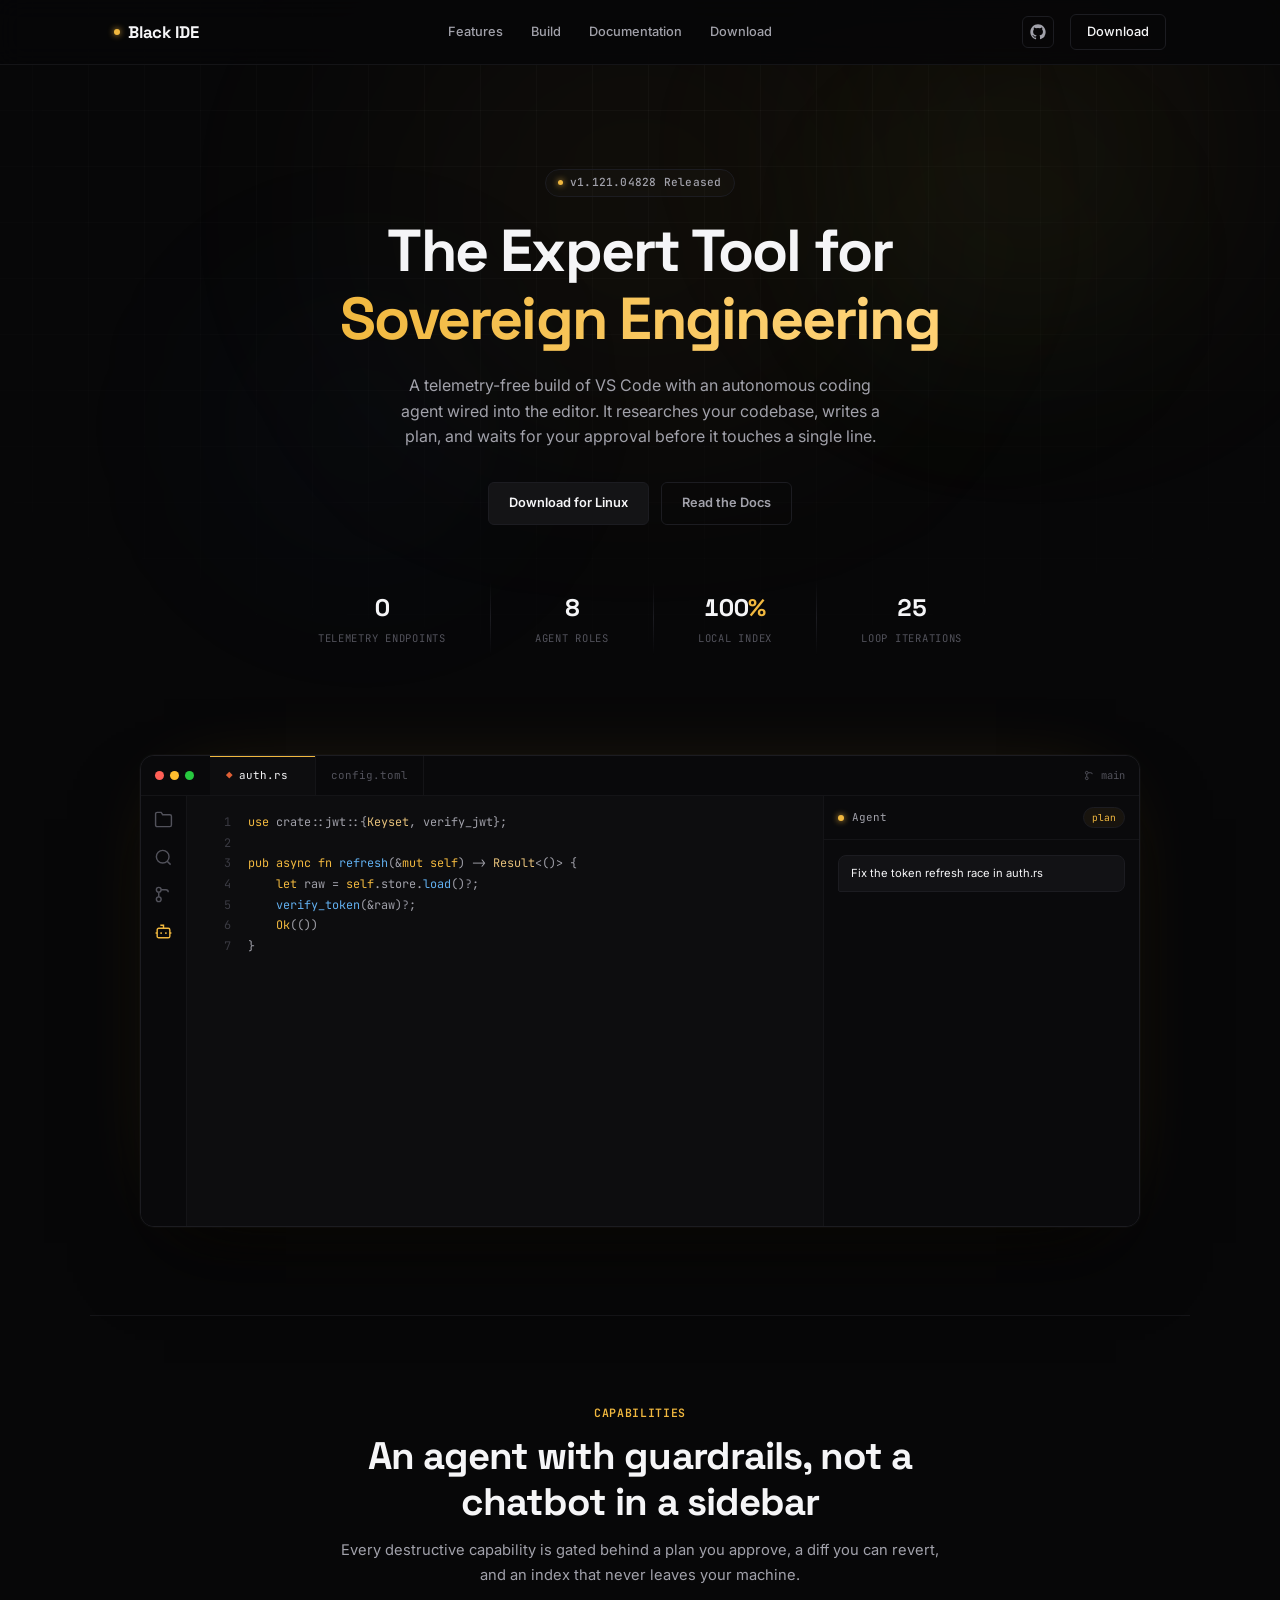
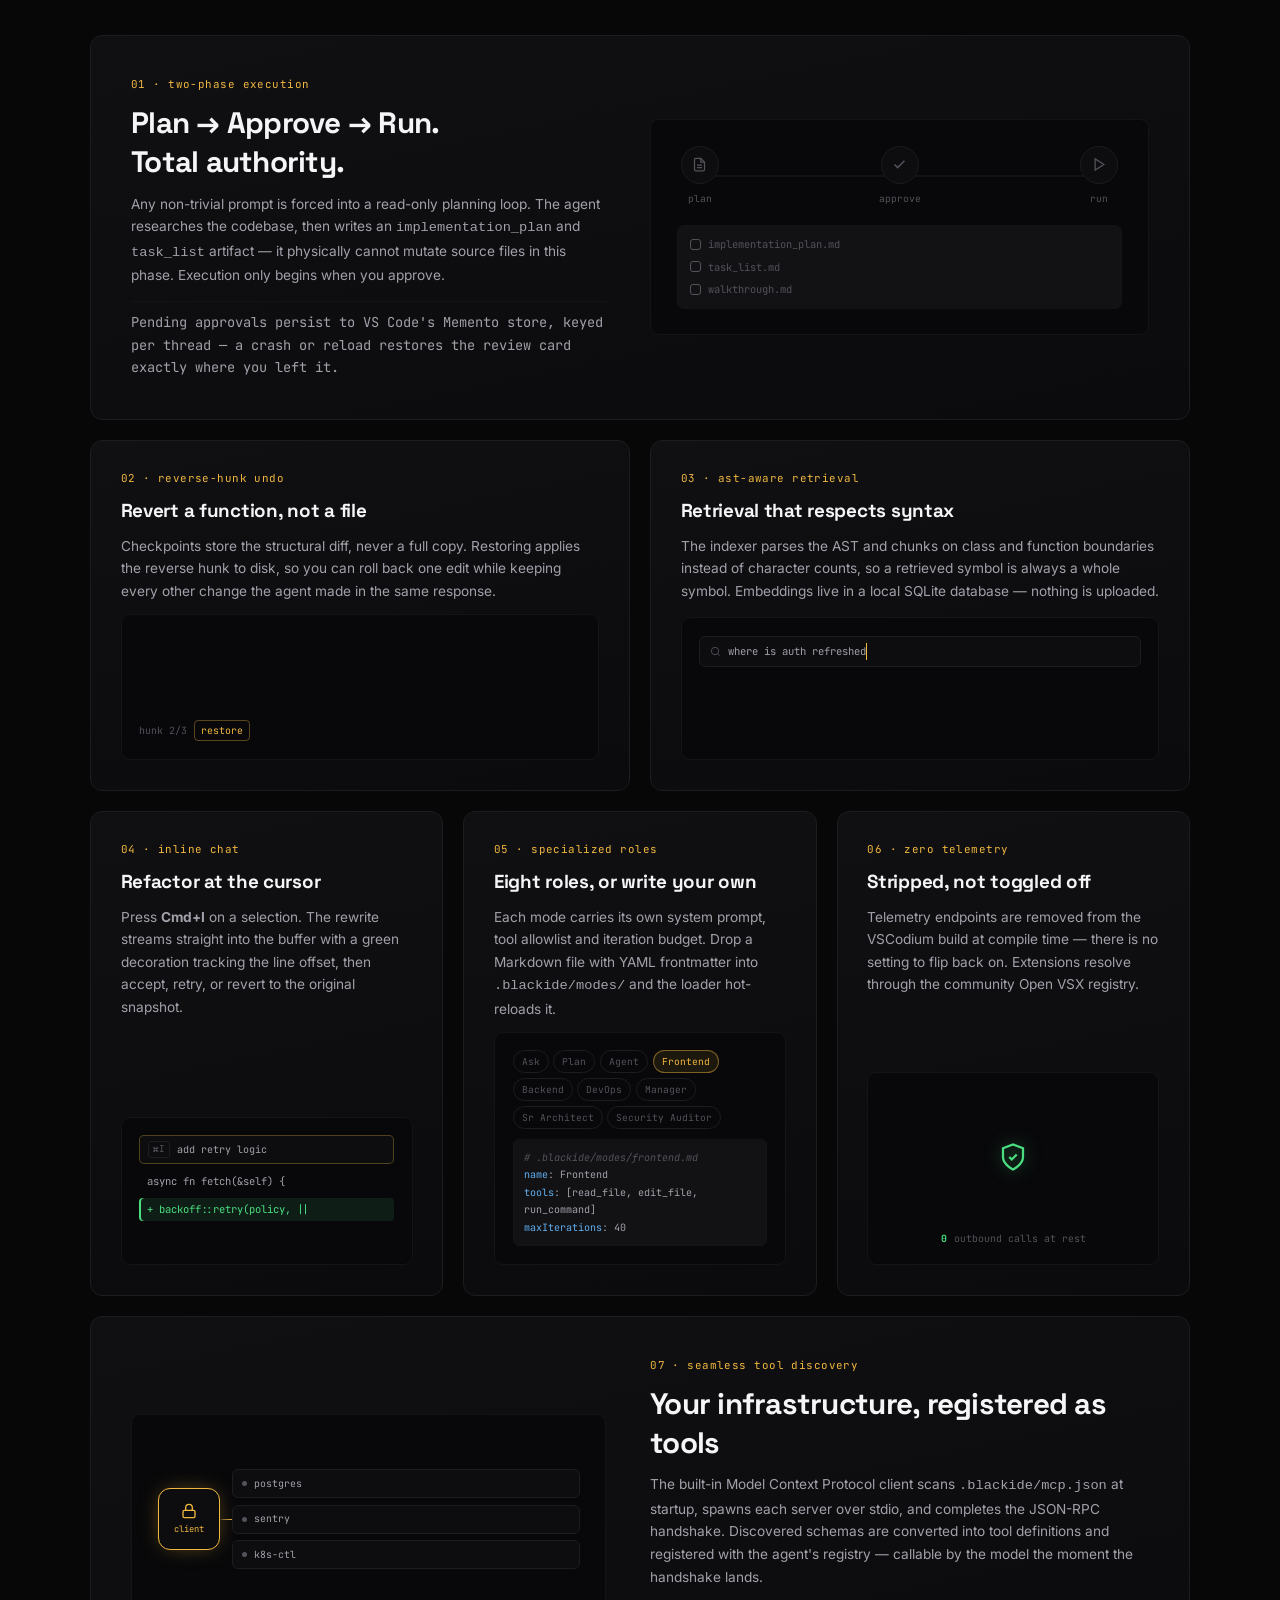
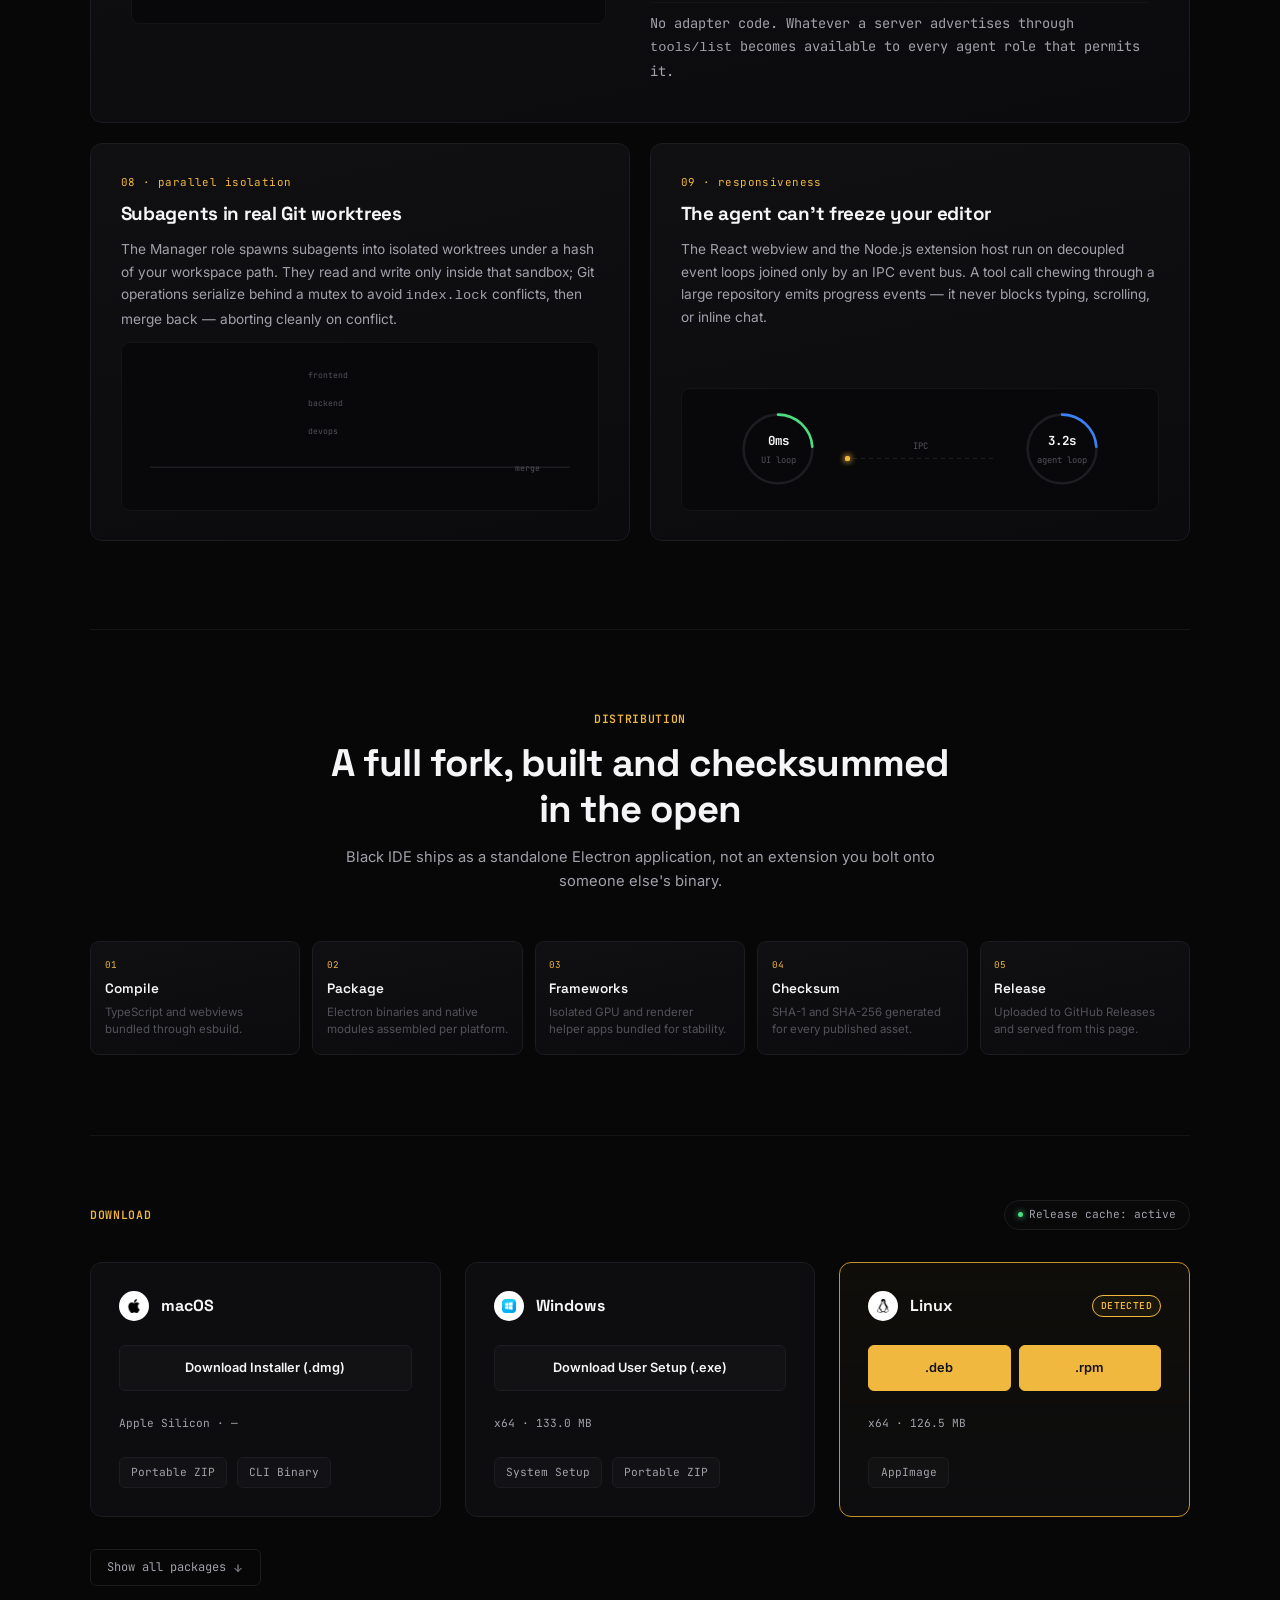
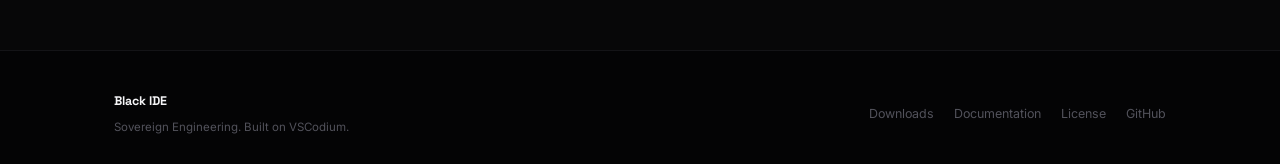
<file: index.html>
<!DOCTYPE html>
<html lang="en">
<head>
<meta charset="UTF-8">
<meta name="viewport" content="width=device-width, initial-scale=1.0">
<title>Black IDE — Telemetry-Free VS Code with an Autonomous Coding Agent</title>
<meta name="description" content="A telemetry-free distribution of VS Code with a built-in autonomous AI agent. Plan-then-execute workflow, per-hunk undo, AST-aware retrieval and MCP tool discovery — all running locally.">
<meta name="theme-color" content="#070708">
<meta property="og:title" content="Black IDE — Sovereign Engineering">
<meta property="og:description" content="Telemetry stripped at compile time. An autonomous agent that plans before it writes.">
<meta property="og:type" content="website">
<link rel="preconnect" href="https://fonts.googleapis.com">
<link rel="preconnect" href="https://fonts.gstatic.com" crossorigin>
<link href="https://fonts.googleapis.com/css2?family=Space+Grotesk:wght@500;600;700&family=Inter:wght@400;500;600&family=JetBrains+Mono:wght@400;500;600&display=swap" rel="stylesheet">
<link rel="stylesheet" href="style.css">
<link rel="stylesheet" href="landing.css">
<script>document.documentElement.classList.add('js');</script>
</head>
<body>

<a class="skip-link" href="#main">Skip to content</a>

<!-- Ambient backdrop: drifting grid + slow aurora. Purely decorative. -->
<div class="bg-layer" aria-hidden="true">
  <div class="bg-grid"></div>
  <div class="aurora aurora-1"></div>
  <div class="aurora aurora-2"></div>
  <div class="aurora aurora-3"></div>
</div>

<header>
  <div class="wrap header-row">
    <a href="#" class="brand"><span class="brand-dot"></span>Black IDE</a>
    <nav>
      <a href="#features">Features</a>
      <a href="#pipeline">Build</a>
      <a href="https://github.com/ornate-source/blackIDE/wiki" target="_blank" rel="noopener">Documentation</a>
      <a href="#install">Download</a>
    </nav>
    <div class="header-right">
      <a class="nav-doc-icon" href="https://github.com/ornate-source/blackIDE" target="_blank" rel="noopener" aria-label="Black IDE on GitHub">
        <svg viewBox="0 0 24 24" width="16" height="16" fill="currentColor" aria-hidden="true">
          <path d="M12 .5C5.73.5.5 5.73.5 12c0 5.08 3.29 9.39 7.86 10.91.58.11.79-.25.79-.56v-2c-3.2.7-3.88-1.54-3.88-1.54-.53-1.34-1.29-1.7-1.29-1.7-1.05-.72.08-.7.08-.7 1.16.08 1.77 1.19 1.77 1.19 1.03 1.77 2.7 1.26 3.36.96.1-.75.4-1.26.73-1.55-2.55-.29-5.24-1.28-5.24-5.69 0-1.26.45-2.29 1.19-3.09-.12-.29-.52-1.46.11-3.05 0 0 .97-.31 3.18 1.18a11 11 0 0 1 5.8 0c2.2-1.49 3.17-1.18 3.17-1.18.63 1.59.23 2.76.12 3.05.74.8 1.18 1.83 1.18 3.09 0 4.42-2.69 5.39-5.25 5.68.41.36.78 1.06.78 2.14v3.17c0 .31.21.68.8.56A11.51 11.51 0 0 0 23.5 12C23.5 5.73 18.27.5 12 .5Z"/>
        </svg>
      </a>
      <a href="#install" class="nav-cta">Download</a>
    </div>
  </div>
</header>

<main id="main">

  <!-- ================= HERO ================= -->
  <section class="hero wrap">
    <div class="hero-container">
      <div class="eyebrow hero-rise" style="--i:0" id="version-badge">Loading release…</div>
      <h1 class="hero-rise" style="--i:1">The Expert Tool for <span><em>Sovereign Engineering</em></span></h1>
      <p class="hero-desc hero-rise" style="--i:2">
        A telemetry-free build of VS Code with an autonomous coding agent wired into the editor.
        It researches your codebase, writes a plan, and waits for your approval before it touches a single line.
      </p>
      <div class="cta-row hero-rise" style="--i:3">
        <a href="#install" class="btn btn-primary" id="hero-primary-cta">Download Black IDE</a>
        <a href="https://github.com/ornate-source/blackIDE/wiki" target="_blank" rel="noopener" class="btn btn-secondary">Read the Docs</a>
      </div>

      <div class="hero-stats hero-rise" style="--i:4">
        <div class="stat">
          <div class="stat-num" data-count="0">0</div>
          <div class="stat-label">Telemetry endpoints</div>
        </div>
        <div class="stat-sep" aria-hidden="true"></div>
        <div class="stat">
          <div class="stat-num" data-count="8">0</div>
          <div class="stat-label">Agent roles</div>
        </div>
        <div class="stat-sep" aria-hidden="true"></div>
        <div class="stat">
          <div class="stat-num" data-count="100"><span class="unit">%</span></div>
          <div class="stat-label">Local index</div>
        </div>
        <div class="stat-sep" aria-hidden="true"></div>
        <div class="stat">
          <div class="stat-num" data-count="25">0</div>
          <div class="stat-label">Loop iterations</div>
        </div>
      </div>
    </div>
  </section>

  <!-- ================= LIVE IDE DEMO ================= -->
  <!-- Scripted walkthrough driven by landing.js: prompt → research → plan →
       approval → execution → checkpoint. Decorative, so hidden from AT; the
       same story is told in prose by the feature cards below. -->
  <section class="demo-section wrap reveal">
    <div class="ide" id="ide-demo" aria-hidden="true">

      <div class="ide-titlebar">
        <div class="window-dots">
          <span class="window-dot red"></span>
          <span class="window-dot yellow"></span>
          <span class="window-dot green"></span>
        </div>
        <div class="ide-tabs">
          <div class="ide-tab active dirty" id="demo-tab"><span style="color:#de5f35">◆</span>auth.rs</div>
          <div class="ide-tab">config.toml</div>
        </div>
        <div class="ide-branch">
          <svg viewBox="0 0 24 24" width="11" height="11" fill="none" stroke="currentColor" stroke-width="2">
            <circle cx="6" cy="6" r="3"></circle><circle cx="6" cy="18" r="3"></circle>
            <path d="M18 9a3 3 0 0 0-3-3H9M6 9v6"></path>
          </svg>
          <span id="demo-branch">main</span>
        </div>
      </div>

      <div class="ide-body">
        <div class="ide-rail">
          <svg class="rail-icon" viewBox="0 0 24 24" fill="none" stroke="currentColor" stroke-width="1.8"><path d="M22 19a2 2 0 0 1-2 2H4a2 2 0 0 1-2-2V5a2 2 0 0 1 2-2h5l2 3h9a2 2 0 0 1 2 2z"></path></svg>
          <svg class="rail-icon" viewBox="0 0 24 24" fill="none" stroke="currentColor" stroke-width="1.8"><circle cx="11" cy="11" r="8"></circle><line x1="21" y1="21" x2="16.65" y2="16.65"></line></svg>
          <svg class="rail-icon" viewBox="0 0 24 24" fill="none" stroke="currentColor" stroke-width="1.8"><circle cx="6" cy="6" r="3"></circle><circle cx="6" cy="18" r="3"></circle><path d="M18 9a3 3 0 0 0-3-3H9M6 9v6"></path></svg>
          <svg class="rail-icon active" viewBox="0 0 24 24" fill="none" stroke="currentColor" stroke-width="1.8"><path d="M12 8V4H8"></path><rect x="4" y="8" width="16" height="12" rx="2"></rect><path d="M2 14h2M20 14h2M15 13v2M9 13v2"></path></svg>
        </div>

        <div class="ide-editor" id="demo-editor">
          <div class="checkpoint-toast" id="demo-toast">
            <span class="dot"></span>
            <span>Checkpoint saved · 2 hunks</span>
            <span class="undo">Restore</span>
          </div>
        </div>

        <aside class="ide-agent">
          <div class="agent-head">
            <span class="brand-dot"></span>
            <span>Agent</span>
            <span class="agent-mode" id="demo-mode">plan</span>
          </div>
          <div class="agent-stream" id="demo-stream"></div>
        </aside>
      </div>
    </div>
  </section>

  <!-- ================= FEATURES ================= -->
  <section class="features wrap" id="features">
    <div class="section-head reveal">
      <div class="section-label">Capabilities</div>
      <h2>An agent with guardrails, not a chatbot in a sidebar</h2>
      <p>Every destructive capability is gated behind a plan you approve, a diff you can revert, and an index that never leaves your machine.</p>
    </div>

    <div class="features-grid">

      <!-- 01 — Plan → Approve → Run -->
      <article class="feat span-6 reveal" data-animate>
        <div class="feat-body">
          <div class="feat-label">01 · two-phase execution</div>
          <h3>Plan → Approve → Run.<br>Total authority.</h3>
          <p>
            Any non-trivial prompt is forced into a read-only planning loop. The agent researches the
            codebase, then writes an <code>implementation_plan</code> and <code>task_list</code> artifact —
            it physically cannot mutate source files in this phase. Execution only begins when you approve.
          </p>
          <p class="feat-note">Pending approvals persist to VS Code's Memento store, keyed per thread — a crash or reload restores the review card exactly where you left it.</p>
        </div>
        <div class="stage">
          <div class="flow">
            <div class="flow-track">
              <div class="flow-step" style="--step:0">
                <div class="flow-dot anim">
                  <svg viewBox="0 0 24 24" fill="none" stroke="currentColor" stroke-width="2"><path d="M14 2H6a2 2 0 0 0-2 2v16a2 2 0 0 0 2 2h12a2 2 0 0 0 2-2V8z"></path><polyline points="14 2 14 8 20 8"></polyline><line x1="16" y1="13" x2="8" y2="13"></line><line x1="16" y1="17" x2="8" y2="17"></line></svg>
                </div>
                <span class="cap">plan</span>
              </div>
              <div class="flow-step" style="--step:1">
                <div class="flow-dot anim">
                  <svg viewBox="0 0 24 24" fill="none" stroke="currentColor" stroke-width="2.4"><polyline points="20 6 9 17 4 12"></polyline></svg>
                </div>
                <span class="cap">approve</span>
              </div>
              <div class="flow-step" style="--step:2">
                <div class="flow-dot anim">
                  <svg viewBox="0 0 24 24" fill="none" stroke="currentColor" stroke-width="2"><polygon points="5 3 19 12 5 21 5 3"></polygon></svg>
                </div>
                <span class="cap">run</span>
              </div>
            </div>
            <div class="flow-artifacts">
              <span class="artifact anim" style="--step:0"><i class="box"></i>implementation_plan.md</span>
              <span class="artifact anim" style="--step:1"><i class="box"></i>task_list.md</span>
              <span class="artifact anim" style="--step:2"><i class="box"></i>walkthrough.md</span>
            </div>
          </div>
        </div>
      </article>

      <!-- 02 — Checkpoints -->
      <article class="feat span-3 reveal" data-animate>
        <div class="feat-label">02 · reverse-hunk undo</div>
        <h3>Revert a function, not a file</h3>
        <p>
          Checkpoints store the structural diff, never a full copy. Restoring applies the reverse hunk
          to disk, so you can roll back one edit while keeping every other change the agent made in the
          same response.
        </p>
        <div class="stage">
          <div class="hunks">
            <div class="hunk del" style="--step:0">− verify_token(&amp;raw)?;</div>
            <div class="hunk add" style="--step:1">+ verify_jwt(&amp;raw, &amp;keyset)?;</div>
            <div class="hunk add" style="--step:2">+ refresh_if_expiring(&amp;mut s);</div>
          </div>
          <div class="restore-bar">
            <span>hunk 2/3</span>
            <span class="rev anim">restore</span>
          </div>
        </div>
      </article>

      <!-- 03 — AST-aware retrieval -->
      <article class="feat span-3 reveal" data-animate>
        <div class="feat-label">03 · ast-aware retrieval</div>
        <h3>Retrieval that respects syntax</h3>
        <p>
          The indexer parses the AST and chunks on class and function boundaries instead of character
          counts, so a retrieved symbol is always a whole symbol. Embeddings live in a local SQLite
          database — nothing is uploaded.
        </p>
        <div class="stage">
          <div class="rag">
            <div class="rag-query">
              <svg viewBox="0 0 24 24" width="11" height="11" fill="none" stroke="currentColor" stroke-width="2"><circle cx="11" cy="11" r="8"></circle><line x1="21" y1="21" x2="16.65" y2="16.65"></line></svg>
              <span class="typed anim">where is auth refreshed</span>
            </div>
            <div class="rag-hit anim" style="--step:0"><span class="score" style="width:52px"></span><span class="name">impl TokenStore::refresh</span></div>
            <div class="rag-hit anim" style="--step:1"><span class="score" style="width:38px"></span><span class="name">fn verify_jwt</span></div>
            <div class="rag-hit anim" style="--step:2"><span class="score" style="width:22px"></span><span class="name">struct SessionGuard</span></div>
          </div>
        </div>
      </article>

      <!-- 04 — Inline chat -->
      <article class="feat reveal" data-animate>
        <div class="feat-label">04 · inline chat</div>
        <h3>Refactor at the cursor</h3>
        <p>
          Press <strong>Cmd+I</strong> on a selection. The rewrite streams straight into the buffer with a
          green decoration tracking the line offset, then accept, retry, or revert to the original snapshot.
        </p>
        <div class="stage">
          <div class="inline">
            <div class="inline-prompt">
              <span class="kbd">⌘I</span>
              <span class="typed anim">add retry logic</span>
            </div>
            <div class="inline-code">async fn fetch(&amp;self) {</div>
            <div class="inline-code gen anim">+  backoff::retry(policy, ||</div>
            <div class="inline-actions anim">
              <span class="ok">Accept</span><span>Edit again</span><span>Reject</span>
            </div>
          </div>
        </div>
      </article>

      <!-- 05 — Agent modes -->
      <article class="feat reveal" data-animate>
        <div class="feat-label">05 · specialized roles</div>
        <h3>Eight roles, or write your own</h3>
        <p>
          Each mode carries its own system prompt, tool allowlist and iteration budget. Drop a Markdown
          file with YAML frontmatter into <code>.blackide/modes/</code> and the loader hot-reloads it.
        </p>
        <div class="stage">
          <div class="modes">
            <div class="mode-chips" id="mode-chips"></div>
            <div class="mode-config" id="mode-config"></div>
          </div>
        </div>
      </article>

      <!-- 06 — Zero telemetry -->
      <article class="feat reveal" data-animate>
        <div class="feat-label">06 · zero telemetry</div>
        <h3>Stripped, not toggled off</h3>
        <p>
          Telemetry endpoints are removed from the VSCodium build at compile time — there is no setting to
          flip back on. Extensions resolve through the community Open VSX registry.
        </p>
        <div class="stage">
          <div class="shield-stage">
            <span class="shield-ring anim" style="--step:0"></span>
            <span class="shield-ring anim" style="--step:1"></span>
            <span class="shield-ring anim" style="--step:2"></span>
            <span class="packet anim" style="--step:0; --fx:-118px; --fy:-40px">usage.ping</span>
            <span class="packet anim" style="--step:1; --fx:112px; --fy:-30px">crash.dmp</span>
            <span class="packet anim" style="--step:2; --fx:-96px; --fy:44px">exp.flags</span>
            <span class="packet anim" style="--step:3; --fx:104px; --fy:46px">metrics.v2</span>
            <div class="shield-core">
              <svg viewBox="0 0 24 24" fill="none" stroke="currentColor" stroke-width="1.8"><path d="M12 22s8-4 8-10V5l-8-3-8 3v7c0 6 8 10 8 10z"></path><polyline points="9 12 11 14 15 10"></polyline></svg>
            </div>
          </div>
          <div class="telemetry-count"><b>0</b> outbound calls at rest</div>
        </div>
      </article>

      <!-- 07 — MCP -->
      <article class="feat span-6 flip reveal" data-animate>
        <div class="feat-body">
          <div class="feat-label">07 · seamless tool discovery</div>
          <h3>Your infrastructure, registered as tools</h3>
          <p>
            The built-in Model Context Protocol client scans <code>.blackide/mcp.json</code> at startup,
            spawns each server over stdio, and completes the JSON-RPC handshake. Discovered schemas are
            converted into tool definitions and registered with the agent's registry — callable by the
            model the moment the handshake lands.
          </p>
          <p class="feat-note">No adapter code. Whatever a server advertises through <code>tools/list</code> becomes available to every agent role that permits it.</p>
        </div>
        <div class="stage">
          <div class="mcp">
            <div class="mcp-bus">
              <div class="mcp-wire" aria-hidden="true">
                <span class="mcp-pulse anim" style="--step:0"></span>
                <span class="mcp-pulse anim" style="--step:1"></span>
                <span class="mcp-pulse anim" style="--step:2"></span>
              </div>
              <div class="mcp-hub">
                <svg viewBox="0 0 24 24" fill="none" stroke="currentColor" stroke-width="2"><rect x="3" y="11" width="18" height="11" rx="2"></rect><path d="M7 11V7a5 5 0 0 1 10 0v4"></path></svg>
                <span>client</span>
              </div>
              <div class="mcp-servers">
                <div class="mcp-server anim" style="--step:0"><span class="led anim"></span>postgres<span class="tools anim">6 tools</span></div>
                <div class="mcp-server anim" style="--step:1"><span class="led anim"></span>sentry<span class="tools anim">4 tools</span></div>
                <div class="mcp-server anim" style="--step:2"><span class="led anim"></span>k8s-ctl<span class="tools anim">9 tools</span></div>
              </div>
            </div>
          </div>
        </div>
      </article>

      <!-- 08 — Worktrees -->
      <article class="feat span-3 reveal" data-animate>
        <div class="feat-label">08 · parallel isolation</div>
        <h3>Subagents in real Git worktrees</h3>
        <p>
          The Manager role spawns subagents into isolated worktrees under a hash of your workspace path.
          They read and write only inside that sandbox; Git operations serialize behind a mutex to avoid
          <code>index.lock</code> conflicts, then merge back — aborting cleanly on conflict.
        </p>
        <div class="stage">
          <div class="worktree">
            <!-- viewBox aspect is tuned to the stage so `meet` scaling fills the
                 card instead of letterboxing the diagram into the middle. -->
            <svg class="wt-svg" viewBox="0 0 460 130" fill="none">
              <path class="wt-trunk" d="M12 108 L448 108"></path>
              <path class="wt-branch anim" style="--step:0" d="M90 108 C130 108 130 22 170 22 L300 22 C340 22 340 108 380 108"></path>
              <path class="wt-branch anim" style="--step:1" d="M90 108 C130 108 130 51 170 51 L300 51 C340 51 340 108 380 108"></path>
              <path class="wt-branch anim" style="--step:2" d="M90 108 C130 108 130 80 170 80 L300 80 C340 80 340 108 380 108"></path>
              <text class="wt-label" x="176" y="15">frontend</text>
              <text class="wt-label" x="176" y="44">backend</text>
              <text class="wt-label" x="176" y="73">devops</text>
              <circle class="wt-node anim" style="--step:0" cx="170" cy="22" r="3.5"></circle>
              <circle class="wt-node anim" style="--step:1" cx="170" cy="51" r="3.5"></circle>
              <circle class="wt-node anim" style="--step:2" cx="170" cy="80" r="3.5"></circle>
              <circle class="wt-merge anim" cx="380" cy="108" r="5"></circle>
              <text class="wt-label" x="392" y="112">merge</text>
            </svg>
          </div>
        </div>
      </article>

      <!-- 09 — Async loops -->
      <article class="feat span-3 reveal" data-animate>
        <div class="feat-label">09 · responsiveness</div>
        <h3>The agent can't freeze your editor</h3>
        <p>
          The React webview and the Node.js extension host run on decoupled event loops joined only by an
          IPC event bus. A tool call chewing through a large repository emits progress events — it never
          blocks typing, scrolling, or inline chat.
        </p>
        <div class="stage">
          <div class="loops">
            <div class="loop-ring ui">
              <svg viewBox="0 0 100 100"><circle class="track" cx="50" cy="50" r="40"></circle><circle class="arc anim" cx="50" cy="50" r="40"></circle></svg>
              <div class="center"><b>0ms</b><span>UI loop</span></div>
            </div>
            <div class="loop-bridge">
              <span class="cap">IPC</span>
              <div class="wire">
                <span class="ipc anim" style="--step:0"></span>
                <span class="ipc anim" style="--step:1"></span>
              </div>
            </div>
            <div class="loop-ring agent">
              <svg viewBox="0 0 100 100"><circle class="track" cx="50" cy="50" r="40"></circle><circle class="arc anim" cx="50" cy="50" r="40"></circle></svg>
              <div class="center"><b>3.2s</b><span>agent loop</span></div>
            </div>
          </div>
        </div>
      </article>

    </div>
  </section>

  <!-- ================= BUILD PIPELINE ================= -->
  <section class="pipeline wrap" id="pipeline">
    <div class="section-head reveal">
      <div class="section-label">Distribution</div>
      <h2>A full fork, built and checksummed in the open</h2>
      <p>Black IDE ships as a standalone Electron application, not an extension you bolt onto someone else's binary.</p>
    </div>
    <div class="pipe-track reveal" data-animate>
      <div class="pipe-step" style="--step:0">
        <span class="n">01</span><h4>Compile</h4><p>TypeScript and webviews bundled through esbuild.</p>
      </div>
      <div class="pipe-step" style="--step:1">
        <span class="n">02</span><h4>Package</h4><p>Electron binaries and native modules assembled per platform.</p>
      </div>
      <div class="pipe-step" style="--step:2">
        <span class="n">03</span><h4>Frameworks</h4><p>Isolated GPU and renderer helper apps bundled for stability.</p>
      </div>
      <div class="pipe-step" style="--step:3">
        <span class="n">04</span><h4>Checksum</h4><p>SHA-1 and SHA-256 generated for every published asset.</p>
      </div>
      <div class="pipe-step" style="--step:4">
        <span class="n">05</span><h4>Release</h4><p>Uploaded to GitHub Releases and served from this page.</p>
      </div>
    </div>
  </section>

  <!-- ================= INSTALL ================= -->
  <section class="install wrap reveal" id="install">
    <div class="install-head">
      <div class="section-label">Download</div>
      <span class="status-pill" id="status-pill"><span class="status-dot" id="status-dot"></span><span id="status-text">Checking release channel…</span></span>
    </div>

    <div class="platform-grid" id="platform-grid">
      <div class="platform-card" id="card-macos">
        <div class="platform-head">
          <div class="platform-icon"><img src="./icons/apple-logo.png" alt=""></div>
          <div class="platform-name">macOS</div>
          <span class="badge">Detected</span>
        </div>
        <a id="link-macos-dmg" class="btn-download" href="#"><span>Download Installer (.dmg)</span></a>
        <div class="platform-meta" id="meta-macos">Apple Silicon · —</div>
        <div class="platform-links">
          <a id="link-macos-zip" class="link-chip" href="#">Portable ZIP</a>
          <a id="link-macos-cli" class="link-chip" href="#">CLI Binary</a>
        </div>
      </div>

      <div class="platform-card" id="card-windows">
        <div class="platform-head">
          <div class="platform-icon"><img src="./icons/microsoft.png" alt=""></div>
          <div class="platform-name">Windows</div>
          <span class="badge">Detected</span>
        </div>
        <a id="link-windows-user" class="btn-download" href="#"><span>Download User Setup (.exe)</span></a>
        <div class="platform-meta" id="meta-windows">x64 User Setup · —</div>
        <div class="platform-links">
          <a id="link-windows-system" class="link-chip" href="#">System Setup</a>
          <a id="link-windows-zip" class="link-chip" href="#">Portable ZIP</a>
        </div>
      </div>

      <div class="platform-card" id="card-linux">
        <div class="platform-head">
          <div class="platform-icon"><img src="./icons/linux.png" alt=""></div>
          <div class="platform-name">Linux</div>
          <span class="badge">Detected</span>
        </div>
        <div class="linux-btn-group">
          <a id="link-linux-deb" class="btn-download btn-half" href="#"><span>.deb</span></a>
          <a id="link-linux-rpm" class="btn-download btn-half" href="#"><span>.rpm</span></a>
        </div>
        <div class="platform-meta" id="meta-linux">Debian / RedHat · —</div>
        <div class="platform-links">
          <a id="link-linux-appimage" class="link-chip" href="#">AppImage</a>
        </div>
      </div>
    </div>

    <a href="./download/index.html#downloads" class="matrix-toggle">
      Show all packages
      <svg viewBox="0 0 24 24" width="12" height="12" fill="none" stroke="currentColor" stroke-width="2"><path d="M12 5v14M19 12l-7 7-7-7"></path></svg>
    </a>
  </section>
</main>

<footer>
  <div class="wrap footer-row">
    <div>
      <span style="font-family: var(--font-display); font-weight: 700; color: var(--ink);">Black IDE</span>
      <p style="margin-top: 0.35rem; font-size: 0.72rem; color: var(--ink-mute);">Sovereign Engineering. Built on VSCodium.</p>
    </div>
    <div class="footer-links">
      <a href="./download/index.html">Downloads</a>
      <a href="https://github.com/ornate-source/blackIDE/wiki" target="_blank" rel="noopener">Documentation</a>
      <a href="https://github.com/ornate-source/blackIDE/blob/main/LICENSE" target="_blank" rel="noopener">License</a>
      <a href="https://github.com/ornate-source/blackIDE" target="_blank" rel="noopener">GitHub</a>
    </div>
  </div>
</footer>

<script src="releases.js"></script>
<script src="landing.js"></script>
<script>
/* ---------------------------------------------------------------------------
   Release resolution. Prefers the build-time cache in releases.js, falls back
   to the GitHub API, then to a hardcoded asset list so the page is never a
   dead end when the API rate-limits.
   ------------------------------------------------------------------------- */
const CONFIG = { owner: 'ornate-source', repo: 'blackIDE', fallbackVersion: '1.121.04611' };

function formatSize(bytes) {
  if (!bytes || isNaN(bytes)) return '—';
  return (bytes / (1024 * 1024)).toFixed(1) + ' MB';
}

function getFallbackAssets(v) {
  const base = `https://github.com/${CONFIG.owner}/${CONFIG.repo}/releases/download/${v}`;
  return [
    { name: `Black IDE.arm64.${v}.dmg`, url: `${base}/Black%20IDE.arm64.${v}.dmg`, size: 0, os: 'macos', arch: 'ARM64', label: 'macOS Installer (.dmg)' },
    { name: `Black IDE-darwin-arm64-${v}.zip`, url: `${base}/Black%20IDE-darwin-arm64-${v}.zip`, size: 0, os: 'macos', arch: 'ARM64', label: 'macOS Portable (.zip)' },
    { name: `black ide-cli-darwin-arm64-${v}.tar.gz`, url: `${base}/black%20ide-cli-darwin-arm64-${v}.tar.gz`, size: 0, os: 'macos', arch: 'ARM64', label: 'CLI binary (.tar.gz)' },
    { name: `Black.IDEUserSetup-x64-${v}.exe`, url: `${base}/Black.IDEUserSetup-x64-${v}.exe`, size: 146098897, os: 'windows', arch: 'x64', label: 'User Setup (.exe)' },
    { name: `Black.IDEUserSetup-arm64-${v}.exe`, url: `${base}/Black.IDEUserSetup-arm64-${v}.exe`, size: 139336630, os: 'windows', arch: 'ARM64', label: 'User Setup (.exe)' },
    { name: `Black.IDESetup-x64-${v}.exe`, url: `${base}/Black.IDESetup-x64-${v}.exe`, size: 146098534, os: 'windows', arch: 'x64', label: 'System Setup (.exe)' },
    { name: `Black.IDE-win32-x64-${v}.zip`, url: `${base}/Black.IDE-win32-x64-${v}.zip`, size: 204032718, os: 'windows', arch: 'x64', label: 'Portable Archive (.zip)' },
    { name: `black-ide_${v}_amd64.deb`, url: `${base}/black-ide_${v}_amd64.deb`, size: 132473488, os: 'linux', arch: 'x64', label: 'Debian / Ubuntu (.deb)' },
    { name: `black-ide-${v}-el8.x86_64.rpm`, url: `${base}/black-ide-${v}-el8.x86_64.rpm`, size: 188262751, os: 'linux', arch: 'x64', label: 'RedHat / Fedora (.rpm)' },
    { name: `Black_IDE-${v}.glibc2.30-x86_64.AppImage`, url: `${base}/Black_IDE-${v}.glibc2.30-x86_64.AppImage`, size: 191214784, os: 'linux', arch: 'x64', label: 'AppImage (.AppImage)' }
  ];
}

function parseAsset(asset) {
  const name = asset.name, url = asset.browser_download_url, size = asset.size;
  if (name.endsWith('.zsync') || name.includes('-reh-')) return null;
  let os = '';
  if (name.includes('darwin') || name.endsWith('.dmg')) os = 'macos';
  else if (name.includes('win32') || name.endsWith('.exe')) os = 'windows';
  else if (name.includes('linux') || name.endsWith('.deb') || name.endsWith('.rpm') || name.endsWith('.AppImage')) os = 'linux';
  else return null;
  let arch = 'x64';
  if (name.includes('arm64') || name.includes('aarch64')) arch = 'ARM64';
  else if (name.includes('armhf') || name.includes('armv7')) arch = 'ARMv7';
  let label = 'Binary Package';
  if (name.endsWith('.dmg')) label = 'macOS Installer (.dmg)';
  else if (name.endsWith('.exe') && name.includes('UserSetup')) label = 'User Setup (.exe)';
  else if (name.endsWith('.exe') && name.includes('Setup')) label = 'System Setup (.exe)';
  else if (name.endsWith('.zip') && os === 'windows') label = 'Portable Archive (.zip)';
  else if (name.endsWith('.zip') && os === 'macos') label = 'macOS Portable (.zip)';
  else if (name.endsWith('.deb')) label = 'Debian / Ubuntu (.deb)';
  else if (name.endsWith('.rpm')) label = 'RedHat / Fedora (.rpm)';
  else if (name.endsWith('.AppImage')) label = 'AppImage (.AppImage)';
  else if (name.endsWith('.tar.gz')) label = 'Compressed Tarball (.tar.gz)';
  return { name, url, size, os, arch, label };
}

function getOS() {
  const platform = (navigator.userAgentData?.platform || navigator.platform || '').toLowerCase();
  const userAgent = navigator.userAgent.toLowerCase();
  if (platform.includes('mac') || userAgent.includes('mac') || userAgent.includes('iphone') || userAgent.includes('ipad')) return 'macos';
  if (platform.includes('win') || userAgent.includes('win')) return 'windows';
  if (platform.includes('linux') || userAgent.includes('linux')) return 'linux';
  return 'other';
}

function updateCard(os, assets, els) {
  const grouped = assets.filter(a => a.os === os);
  if (!grouped.length) return;
  els.forEach(([id, matcher, metaFn]) => {
    const el = document.getElementById(id);
    if (!el) return;
    const found = grouped.find(matcher) || grouped[0];
    el.href = found.url;
    if (metaFn) document.getElementById(metaFn[0]).textContent = metaFn[1](found);
  });
}

async function init() {
  let assets = [];
  let version = CONFIG.fallbackVersion;
  let live = false;
  let isLocal = false;

  try {
    let data;
    if (window.LATEST_RELEASE) {
      data = window.LATEST_RELEASE;
      live = true;
      isLocal = true;
    } else {
      const res = await fetch(`https://api.github.com/repos/${CONFIG.owner}/${CONFIG.repo}/releases/latest`);
      if (!res.ok) throw new Error('bad status');
      data = await res.json();
      live = true;
    }
    version = data.tag_name || version;
    (data.assets || []).forEach(a => { const p = parseAsset(a); if (p) assets.push(p); });
  } catch (e) { /* fall through to offline assets below */ }

  if (!assets.length) assets = getFallbackAssets(version);

  document.getElementById('version-badge').textContent = `v${version} Released`;
  const dot = document.getElementById('status-dot');
  const text = document.getElementById('status-text');
  if (live) { text.textContent = isLocal ? 'Release cache: active' : 'Live from GitHub releases'; }
  else { dot.classList.add('warn'); text.textContent = 'Offline cache — showing last known links'; }

  updateCard('macos', assets, [
    ['link-macos-dmg', a => a.name.endsWith('.dmg'), ['meta-macos', a => `Apple Silicon · ${formatSize(a.size)}`]],
    ['link-macos-zip', a => a.name.endsWith('.zip')],
    ['link-macos-cli', a => a.name.includes('-cli-')]
  ]);
  updateCard('windows', assets, [
    ['link-windows-user', a => a.name.includes('UserSetup'), ['meta-windows', a => `x64 · ${formatSize(a.size)}`]],
    ['link-windows-system', a => a.name.includes('Setup') && !a.name.includes('UserSetup')],
    ['link-windows-zip', a => a.name.endsWith('.zip')]
  ]);
  updateCard('linux', assets, [
    ['link-linux-deb', a => a.name.endsWith('.deb'), ['meta-linux', a => `x64 · ${formatSize(a.size)}`]],
    ['link-linux-rpm', a => a.name.endsWith('.rpm')],
    ['link-linux-appimage', a => a.name.endsWith('.AppImage')]
  ]);

  const userOS = getOS();
  if (userOS !== 'other') {
    const card = document.getElementById(`card-${userOS}`);
    if (card) card.classList.add('detected');
    const heroCTA = document.getElementById('hero-primary-cta');
    const names = { macos: 'macOS', windows: 'Windows', linux: 'Linux' };
    if (heroCTA && names[userOS]) heroCTA.textContent = `Download for ${names[userOS]}`;
  }
}

init();
</script>
</body>
</html>
</file>
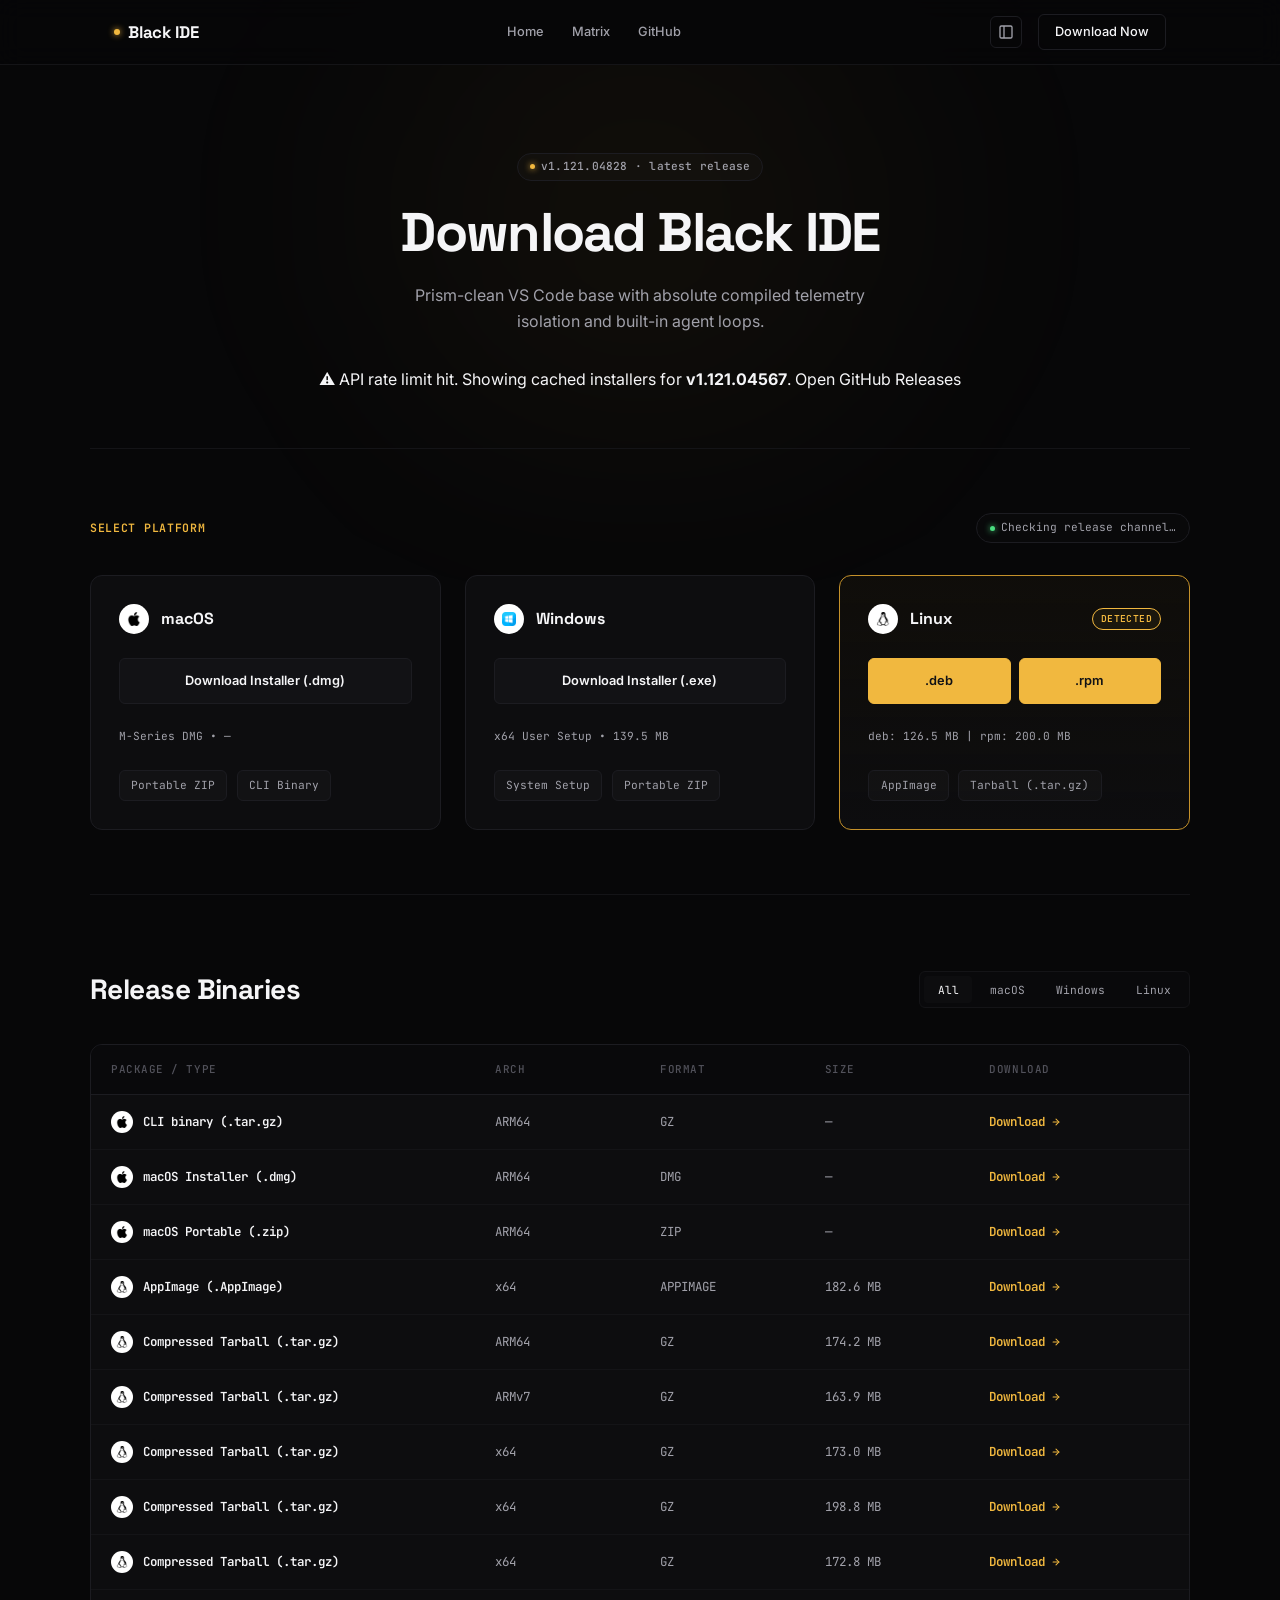
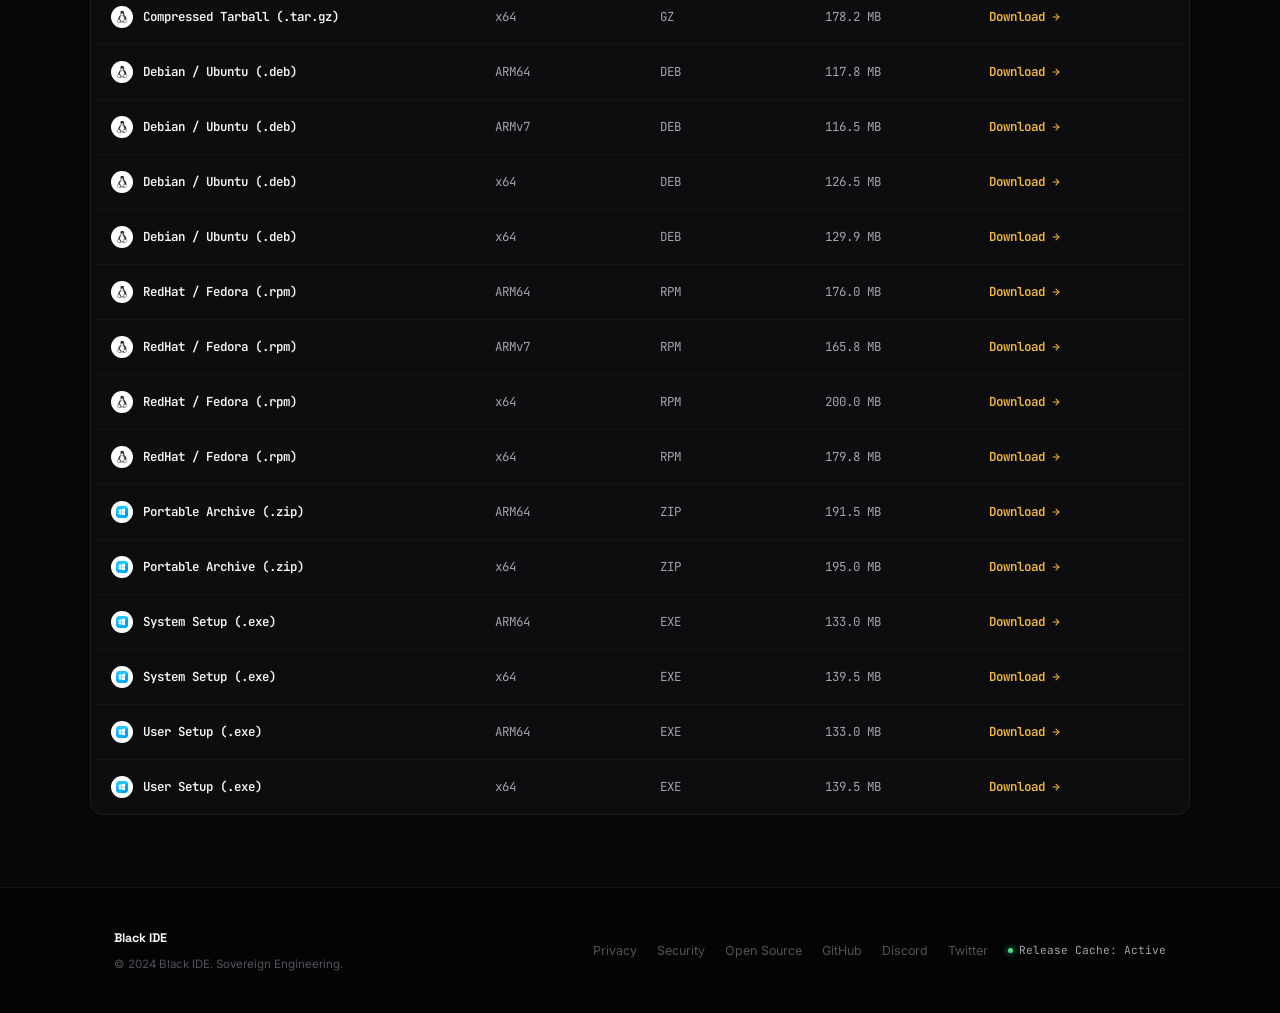
<file: download/index.html>
<!DOCTYPE html>
<html lang="en">
<head>
<meta charset="UTF-8">
<meta name="viewport" content="width=device-width, initial-scale=1.0">
<title>Download Black IDE — Telemetry-Free VS Code & AI Agent</title>
<meta name="description" content="Download Black IDE: A custom, telemetry-free distribution of VS Code featuring a built-in AI coding assistant and agentic loop engine.">
<link rel="preconnect" href="https://fonts.googleapis.com">
<link rel="preconnect" href="https://fonts.gstatic.com" crossorigin>
<link href="https://fonts.googleapis.com/css2?family=Space+Grotesk:wght@500;600;700&family=Inter:wght@400;500;600&family=JetBrains+Mono:wght@400;500;600&display=swap" rel="stylesheet">
<link rel="stylesheet" href="../style.css">
</head>
<body>

<header>
  <div class="wrap header-row">
    <a href="../index.html" class="brand"><span class="brand-dot"></span>Black IDE</a>
    <nav>
      <a href="../index.html">Home</a>
      <a href="#downloads">Matrix</a>
      <a href="https://github.com/ornate-source/blackIDE" target="_blank" rel="noopener">GitHub</a>
    </nav>
    <div class="header-right">
      <button class="nav-doc-icon" aria-label="Documentation panel">
        <svg viewBox="0 0 24 24" width="16" height="16" fill="none" stroke="currentColor" stroke-width="2">
          <rect x="3" y="3" width="18" height="18" rx="2" ry="2"></rect>
          <line x1="9" y1="3" x2="9" y2="21"></line>
        </svg>
      </button>
      <a href="#downloads" class="nav-cta">Download Now</a>
    </div>
  </div>
</header>

<main>
  <section class="hero wrap centered">
    <div class="hero-container reveal">
      <div class="eyebrow" id="version-badge">v1.121.04567 · latest release</div>
      <h1>Download Black IDE</h1>
      <p class="hero-desc">Prism-clean VS Code base with absolute compiled telemetry isolation and built-in agent loops.</p>
      
      <!-- Status warning banner -->
      <div class="status-banner" id="status-banner">
        <span>⚠️ API rate limit hit. Showing cached installers for <strong id="fallback-tag">v1.121.04567</strong>.</span>
        <a href="https://github.com/ornate-source/blackIDE/releases/latest" target="_blank" rel="noopener">Open GitHub Releases</a>
      </div>
    </div>
  </section>

  <section class="install wrap reveal" id="install" style="transition-delay: 100ms;">
    <div class="install-head">
      <div class="section-label">Select Platform</div>
      <span class="status-pill" id="status-pill"><span class="status-dot" id="status-dot"></span><span id="status-text">Checking release channel…</span></span>
    </div>

    <div class="platform-grid" id="platform-grid">
      
      <!-- macOS Card -->
      <div class="platform-card" id="cta-card-macos">
        <div class="platform-head">
          <div class="platform-icon"><img src="../icons/apple-logo.png" alt="macOS"></div>
          <div class="platform-name">macOS</div>
          <span class="badge">Detected</span>
        </div>
        <a id="btn-macos" class="btn-download" href="https://github.com/ornate-source/blackIDE/releases">
          <span class="spinner-sm" id="spinner-macos"></span>
          <span>Download Installer (.dmg)</span>
        </a>
        <div class="platform-meta" id="meta-macos">Apple Silicon · —</div>
        <div class="platform-links">
          <a id="link-macos-zip" class="link-chip" href="#">Portable ZIP</a>
          <a id="link-macos-cli" class="link-chip" href="#">CLI Binary</a>
        </div>
      </div>

      <!-- Windows Card -->
      <div class="platform-card" id="cta-card-windows">
        <div class="platform-head">
          <div class="platform-icon"><img src="../icons/microsoft.png" alt="Windows"></div>
          <div class="platform-name">Windows</div>
          <span class="badge">Detected</span>
        </div>
        <a id="btn-windows" class="btn-download" href="https://github.com/ornate-source/blackIDE/releases">
          <span class="spinner-sm" id="spinner-windows"></span>
          <span>Download Installer (.exe)</span>
        </a>
        <div class="platform-meta" id="meta-windows">x64 User Setup · —</div>
        <div class="platform-links">
          <a id="link-windows-system" class="link-chip" href="#">System Setup</a>
          <a id="link-windows-zip" class="link-chip" href="#">Portable ZIP</a>
        </div>
      </div>

      <!-- Linux Card -->
      <div class="platform-card" id="cta-card-linux">
        <div class="platform-head">
          <div class="platform-icon"><img src="../icons/linux.png" alt="Linux"></div>
          <div class="platform-name">Linux</div>
          <span class="badge">Detected</span>
        </div>
        <div class="linux-btn-group">
          <a id="btn-linux-deb" class="btn-download btn-half" href="https://github.com/ornate-source/blackIDE/releases">
            <span class="spinner-sm" id="spinner-linux-deb"></span>
            <span>.deb</span>
          </a>
          <a id="btn-linux-rpm" class="btn-download btn-half" href="https://github.com/ornate-source/blackIDE/releases">
            <span class="spinner-sm" id="spinner-linux-rpm"></span>
            <span>.rpm</span>
          </a>
        </div>
        <div class="platform-meta" id="meta-linux">Debian / RedHat · —</div>
        <div class="platform-links">
          <a id="link-linux-appimage" class="link-chip" href="#">AppImage</a>
          <a id="link-linux-tar" class="link-chip" href="#">Tarball (.tar.gz)</a>
        </div>
      </div>

    </div>
  </section>

  <!-- Installer Hub Matrix Table -->
  <section class="installer-matrix wrap" id="downloads">
    <div class="matrix-header reveal">
      <h2 class="matrix-title">Release Binaries</h2>
      <!-- Filter Tabs -->
      <div class="filter-tabs">
        <button class="filter-tab active" data-filter="all">All</button>
        <button class="filter-tab" data-filter="macos">macOS</button>
        <button class="filter-tab" data-filter="windows">Windows</button>
        <button class="filter-tab" data-filter="linux">Linux</button>
      </div>
    </div>

    <div class="table-container reveal" style="transition-delay: 50ms;">
      <table>
        <thead>
          <tr>
            <th style="width: 35%;">Package / Type</th>
            <th style="width: 15%;">Arch</th>
            <th style="width: 15%;">Format</th>
            <th style="width: 15%;">Size</th>
            <th style="width: 20%;">Download</th>
          </tr>
        </thead>
        <tbody id="matrix-tbody">
          <tr>
            <td colspan="5" class="placeholder-row">Initializing release matrix...</td>
          </tr>
        </tbody>
      </table>
    </div>
  </section>
</main>

<!-- Footer -->
<footer>
  <div class="wrap footer-row">
    <div>
      <span style="font-family: var(--font-display); font-weight: 700; color: var(--ink);">Black IDE</span>
      <p style="margin-top: 0.35rem; font-size: 0.72rem; color: var(--ink-mute);">© 2024 Black IDE. Sovereign Engineering.</p>
    </div>
    <div class="footer-links">
      <a href="#">Privacy</a>
      <a href="#">Security</a>
      <a href="#">Open Source</a>
      <a href="https://github.com/ornate-source/blackIDE" target="_blank" rel="noopener">GitHub</a>
      <a href="#" target="_blank" rel="noopener">Discord</a>
      <a href="#" target="_blank" rel="noopener">Twitter</a>
      <span class="api-status">
        <span class="api-status-dot" id="api-dot"></span>
        <span id="api-text">API: Loading</span>
      </span>
    </div>
  </div>
</footer>

<!-- App Script logic -->
<script src="../releases.js"></script>
<script>
  const CONFIG = {
    owner: 'ornate-source',
    repo: 'blackIDE',
    fallbackVersion: '1.121.04567',
    fallbackReleaseDate: '2026-07-09'
  };

  // SVG Icons inside matrix rows
  const SVGS = {
    macos: `<img src="../icons/apple-logo.png" alt="macOS">`,
    windows: `<img src="../icons/microsoft.png" alt="Windows">`,
    linux: `<img src="../icons/linux.png" alt="Linux">`
  };

  // Format bytes to MB/KB dynamically
  function formatSize(bytes) {
    if (!bytes || isNaN(bytes)) return '—';
    const mb = bytes / (1024 * 1024);
    return `${mb.toFixed(1)} MB`;
  }

  // Static Template Assets Matrix fallback
  function getFallbackAssets(version) {
    return [
      { name: `Black IDE.arm64.${version}.dmg`, url: `https://github.com/${CONFIG.owner}/${CONFIG.repo}/releases/download/${version}/Black%20IDE.arm64.${version}.dmg`, size: 0, os: 'macos', arch: 'ARM64', label: 'macOS Installer (.dmg)' },
      { name: `Black IDE-darwin-arm64-${version}.zip`, url: `https://github.com/${CONFIG.owner}/${CONFIG.repo}/releases/download/${version}/Black%20IDE-darwin-arm64-${version}.zip`, size: 0, os: 'macos', arch: 'ARM64', label: 'macOS Portable (.zip)' },
      { name: `black ide-cli-darwin-arm64-${version}.tar.gz`, url: `https://github.com/${CONFIG.owner}/${CONFIG.repo}/releases/download/${version}/black%20ide-cli-darwin-arm64-${version}.tar.gz`, size: 0, os: 'macos', arch: 'ARM64', label: 'CLI binary (.tar.gz)' },
      { name: `Black.IDEUserSetup-x64-${version}.exe`, url: `https://github.com/${CONFIG.owner}/${CONFIG.repo}/releases/download/${version}/Black.IDEUserSetup-x64-${version}.exe`, size: 146098897, os: 'windows', arch: 'x64', label: 'User Setup (.exe)' },
      { name: `Black.IDEUserSetup-arm64-${version}.exe`, url: `https://github.com/${CONFIG.owner}/${CONFIG.repo}/releases/download/${version}/Black.IDEUserSetup-arm64-${version}.exe`, size: 139336630, os: 'windows', arch: 'ARM64', label: 'User Setup (.exe)' },
      { name: `Black.IDESetup-x64-${version}.exe`, url: `https://github.com/${CONFIG.owner}/${CONFIG.repo}/releases/download/${version}/Black.IDESetup-x64-${version}.exe`, size: 146098534, os: 'windows', arch: 'x64', label: 'System Setup (.exe)' },
      { name: `Black.IDE-win32-x64-${version}.zip`, url: `https://github.com/${CONFIG.owner}/${CONFIG.repo}/releases/download/${version}/Black.IDE-win32-x64-${version}.zip`, size: 204032718, os: 'windows', arch: 'x64', label: 'Portable Archive (.zip)' },
      { name: `black-ide_${version}_amd64.deb`, url: `https://github.com/${CONFIG.owner}/${CONFIG.repo}/releases/download/${version}/black-ide_${version}_amd64.deb`, size: 132473488, os: 'linux', arch: 'x64', label: 'Debian / Ubuntu (.deb)' },
      { name: `black-ide-${version}-el8.x86_64.rpm`, url: `https://github.com/${CONFIG.owner}/${CONFIG.repo}/releases/download/${version}/black-ide-${version}-el8.x86_64.rpm`, size: 188262751, os: 'linux', arch: 'x64', label: 'RedHat / Fedora (.rpm)' },
      { name: `Black_IDE-${version}.glibc2.30-x86_64.AppImage`, url: `https://github.com/${CONFIG.owner}/${CONFIG.repo}/releases/download/${version}/Black_IDE-${version}.glibc2.30-x86_64.AppImage`, size: 191214784, os: 'linux', arch: 'x64', label: 'AppImage (.AppImage)' }
    ];
  }

  // Parse dynamic asset and assign metadata
  function parseAsset(asset) {
    const name = asset.name;
    const url = asset.browser_download_url;
    const size = asset.size;

    let os = '';
    if (name.includes('darwin') || name.endsWith('.dmg') || name.includes('macOS') || name.includes('Mac')) {
      os = 'macos';
    } else if (name.includes('win32') || name.includes('Setup') || name.endsWith('.exe') || name.endsWith('.zip') && name.includes('win32')) {
      os = 'windows';
    } else if (name.includes('linux') || name.endsWith('.deb') || name.endsWith('.rpm') || name.endsWith('.AppImage')) {
      os = 'linux';
    } else {
      return null;
    }

    if (name.endsWith('.zsync') || name.includes('-reh-') || name.includes('-reh-web-')) {
      return null;
    }

    let arch = 'x64';
    if (name.includes('arm64') || name.includes('aarch64')) {
      arch = 'ARM64';
    } else if (name.includes('armhf') || name.includes('armv7')) {
      arch = 'ARMv7';
    }

    let label = 'Binary Package';
    if (name.endsWith('.dmg')) label = 'macOS Installer (.dmg)';
    else if (name.endsWith('.exe') && name.includes('UserSetup')) label = 'User Setup (.exe)';
    else if (name.endsWith('.exe') && name.includes('Setup')) label = 'System Setup (.exe)';
    else if (name.endsWith('.zip') && os === 'windows') label = 'Portable Archive (.zip)';
    else if (name.endsWith('.zip') && os === 'macos') label = 'macOS Portable (.zip)';
    else if (name.endsWith('.deb')) label = 'Debian / Ubuntu (.deb)';
    else if (name.endsWith('.rpm')) label = 'RedHat / Fedora (.rpm)';
    else if (name.endsWith('.AppImage')) label = 'AppImage (.AppImage)';
    else if (name.endsWith('.tar.gz') && name.includes('-cli-')) label = 'CLI binary (.tar.gz)';
    else if (name.endsWith('.tar.gz')) label = 'Compressed Tarball (.tar.gz)';

    return { name, url, size, os, arch, label };
  }

  function getOS() {
    const platform = (navigator.userAgentData?.platform || navigator.platform || '').toLowerCase();
    const userAgent = navigator.userAgent.toLowerCase();

    if (platform.includes('mac') || userAgent.includes('mac') || userAgent.includes('iphone') || userAgent.includes('ipad')) return 'macos';
    if (platform.includes('win') || userAgent.includes('win')) return 'windows';
    if (platform.includes('linux') || userAgent.includes('linux')) return 'linux';
    return 'other';
  }

  async function getArch() {
    if (navigator.userAgentData?.getHighEntropyValues) {
      try {
        const hints = await navigator.userAgentData.getHighEntropyValues(['architecture']);
        if (hints.architecture === 'arm') return 'ARM64';
      } catch (e) {}
    }
    const ua = navigator.userAgent.toLowerCase();
    if (ua.includes('arm64') || ua.includes('aarch64') || ua.includes('apple silicon')) return 'ARM64';
    return 'x64';
  }

  let globalAssets = [];

  function renderMatrixTable(filterOS = 'all') {
    const tbody = document.getElementById('matrix-tbody');
    const filtered = globalAssets.filter(asset => {
      if (filterOS === 'all') return true;
      return asset.os === filterOS;
    });

    if (filtered.length === 0) {
      tbody.innerHTML = `<tr><td colspan="5" class="placeholder-row">No matching packages available</td></tr>`;
      return;
    }

    tbody.innerHTML = filtered.map(asset => {
      const platformIcon = SVGS[asset.os] || '';
      const fileExt = asset.name.split('.').pop();

      return `
        <tr data-os="${asset.os}">
          <td>
            <span class="col-platform">
              <span class="table-os-icon">${platformIcon}</span>
              <span>${asset.label}</span>
            </span>
          </td>
          <td><span class="col-arch">${asset.arch}</span></td>
          <td><span class="col-format">${fileExt.toUpperCase()}</span></td>
          <td><span class="col-size">${formatSize(asset.size)}</span></td>
          <td class="col-link">
            <a href="${asset.url}">
              <span>Download</span>
              <svg viewBox="0 0 24 24" width="10" height="10" fill="none" stroke="currentColor" stroke-width="2.5" stroke-linecap="round" stroke-linejoin="round" style="display:inline-block; vertical-align:middle; margin-left: 2px;">
                <line x1="5" y1="12" x2="19" y2="12"></line>
                <polyline points="12 5 19 12 12 19"></polyline>
              </svg>
            </a>
          </td>
        </tr>
      `;
    }).join('');
  }

  function setupFilterTabs() {
    const tabs = document.querySelectorAll('.filter-tab');
    tabs.forEach(tab => {
      tab.addEventListener('click', (e) => {
        tabs.forEach(t => t.classList.remove('active'));
        tab.classList.add('active');
        const filter = tab.getAttribute('data-filter');
        renderMatrixTable(filter);
      });
    });
  }

  async function init() {
    const versionText = document.getElementById('version-badge');
    const statusBanner = document.getElementById('status-banner');
    const fallbackTag = document.getElementById('fallback-tag');
    const apiDot = document.getElementById('api-dot');
    const apiText = document.getElementById('api-text');

    const userOS = getOS();
    const userArch = await getArch();

    let releaseVersion = CONFIG.fallbackVersion;
    let isLive = false;
    let isLocal = false;

    setupFilterTabs();

    try {
      let data;
      if (window.LATEST_RELEASE) {
        data = window.LATEST_RELEASE;
        isLive = true;
        isLocal = true;
      } else {
        const response = await fetch(`https://api.github.com/repos/${CONFIG.owner}/${CONFIG.repo}/releases/latest`);
        if (!response.ok) throw new Error(`API status ${response.status}`);
        data = await response.json();
        isLive = true;
      }

      releaseVersion = data.tag_name || CONFIG.fallbackVersion;

      if (data.assets && data.assets.length > 0) {
        data.assets.forEach(asset => {
          const parsed = parseAsset(asset);
          if (parsed) globalAssets.push(parsed);
        });
      }

      if (globalAssets.length > 0) {
        const osCount = { macos: 0, windows: 0, linux: 0 };
        globalAssets.forEach(a => { osCount[a.os]++; });
        ['macos', 'windows', 'linux'].forEach(os => {
          if (osCount[os] === 0) {
            const fallbackForOS = getFallbackAssets(releaseVersion).filter(a => a.os === os);
            globalAssets.push(...fallbackForOS);
          }
        });
      } else {
        globalAssets = getFallbackAssets(releaseVersion);
      }
    } catch (err) {
      fallbackTag.textContent = `v${CONFIG.fallbackVersion}`;
      statusBanner.style.display = 'inline-flex';
      globalAssets = getFallbackAssets(CONFIG.fallbackVersion);
      apiDot.classList.add('fallback');
      apiText.textContent = 'Offline Fallback';
    }

    if (isLive) {
      apiDot.className = 'api-status-dot';
      apiText.textContent = isLocal ? 'Release Cache: Active' : 'API Connection: Stable';
    }

    const osOrder = { macos: 1, linux: 2, windows: 3 };
    globalAssets.sort((a, b) => {
      if (osOrder[a.os] !== osOrder[b.os]) return osOrder[a.os] - osOrder[b.os];
      return a.label.localeCompare(b.label) || a.arch.localeCompare(b.arch);
    });

    const grouped = { macos: [], windows: [], linux: [] };
    globalAssets.forEach(asset => {
      if (grouped[asset.os]) grouped[asset.os].push(asset);
    });

    renderMatrixTable('all');

    if (userOS && userOS !== 'other') {
      const activeCard = document.getElementById(`cta-card-${userOS}`);
      if (activeCard) activeCard.classList.add('detected');
    }

    ['spinner-macos', 'spinner-windows', 'spinner-linux-deb', 'spinner-linux-rpm'].forEach(id => {
      const spinner = document.getElementById(id);
      if (spinner) spinner.style.display = 'none';
    });

    const macDmg = grouped.macos.find(a => a.name.endsWith('.dmg'));
    const macZip = grouped.macos.find(a => a.name.endsWith('.zip'));
    const macCli = grouped.macos.find(a => a.name.includes('-cli-'));
    if (macDmg) {
      document.getElementById('btn-macos').href = macDmg.url;
      document.getElementById('meta-macos').textContent = `M-Series DMG • ${formatSize(macDmg.size)}`;
    }
    if (macZip) document.getElementById('link-macos-zip').href = macZip.url;
    if (macCli) document.getElementById('link-macos-cli').href = macCli.url;

    const winUserSetup = grouped.windows.find(a => a.name.includes('UserSetup') && a.arch === 'x64') || grouped.windows.find(a => a.name.includes('UserSetup'));
    const winSystemSetup = grouped.windows.find(a => a.name.includes('Setup') && !a.name.includes('UserSetup') && a.arch === 'x64') || grouped.windows.find(a => a.name.includes('Setup') && !a.name.includes('UserSetup'));
    const winZip = grouped.windows.find(a => a.name.endsWith('.zip') && a.arch === 'x64') || grouped.windows.find(a => a.name.endsWith('.zip'));
    if (winUserSetup) {
      document.getElementById('btn-windows').href = winUserSetup.url;
      document.getElementById('meta-windows').textContent = `x64 User Setup • ${formatSize(winUserSetup.size)}`;
    }
    if (winSystemSetup) document.getElementById('link-windows-system').href = winSystemSetup.url;
    if (winZip) document.getElementById('link-windows-zip').href = winZip.url;

    const linuxDeb = grouped.linux.find(a => a.name.endsWith('.deb') && a.arch === 'x64') || grouped.linux.find(a => a.name.endsWith('.deb'));
    const linuxRpm = grouped.linux.find(a => a.name.endsWith('.rpm') && a.arch === 'x64') || grouped.linux.find(a => a.name.endsWith('.rpm'));
    const linuxAppImage = grouped.linux.find(a => a.name.endsWith('.AppImage'));
    const linuxTar = grouped.linux.find(a => a.name.endsWith('.tar.gz') && a.arch === 'x64') || grouped.linux.find(a => a.name.endsWith('.tar.gz'));

    if (linuxDeb) {
      document.getElementById('btn-linux-deb').href = linuxDeb.url;
      document.getElementById('btn-linux-deb').title = `Download Debian/Ubuntu package (${formatSize(linuxDeb.size)})`;
    }
    if (linuxRpm) {
      document.getElementById('btn-linux-rpm').href = linuxRpm.url;
      document.getElementById('btn-linux-rpm').title = `Download RedHat/Fedora package (${formatSize(linuxRpm.size)})`;
    }
    if (linuxDeb && linuxRpm) {
      document.getElementById('meta-linux').textContent = `deb: ${formatSize(linuxDeb.size)} | rpm: ${formatSize(linuxRpm.size)}`;
    }
    if (linuxAppImage) document.getElementById('link-linux-appimage').href = linuxAppImage.url;
    if (linuxTar) document.getElementById('link-linux-tar').href = linuxTar.url;

    if (versionText) versionText.textContent = `v${releaseVersion} · latest release`;
    
    // Trigger scroll-reveal
    const observer = new IntersectionObserver((entries) => {
      entries.forEach(entry => {
        if (entry.isIntersecting) {
          entry.target.classList.add('visible');
        }
      });
    }, { threshold: 0.1 });
    document.querySelectorAll('.reveal').forEach(el => observer.observe(el));
  }

  window.addEventListener('DOMContentLoaded', init);
</script>
</body>
</html>
</file>
<file: style.css>
/* ---------- CSS Variables & Design Tokens ---------- */
:root {
  --bg: #070708;
  --panel: #0d0d0f;
  --panel-2: #121215;
  --line: #1c1c21;
  --line-soft: #141417;
  
  --ink: #f5f5f7;
  --ink-dim: #a1a1aa;
  --ink-mute: #52525b;
  
  --amber: #f1b83f;
  --amber-dim: #c5912a;
  --amber-glow: rgba(241, 184, 63, 0.12);
  --green: #4ade80;
  --red: #f47174;
  --blue: #3b82f6;
  
  --font-display: 'Space Grotesk', system-ui, -apple-system, sans-serif;
  --font-body: 'Inter', system-ui, -apple-system, sans-serif;
  --font-mono: 'JetBrains Mono', monospace;
  
  --radius: 12px;
  --radius-sm: 6px;
  --maxw: 1100px;
  
  --transition: all 0.25s cubic-bezier(0.16, 1, 0.3, 1);
}

/* ---------- Global Reset & Background Aura ---------- */
* {
  box-sizing: border-box;
  margin: 0;
  padding: 0;
}

html {
  scroll-behavior: smooth;
}

body {
  background: var(--bg);
  color: var(--ink);
  font-family: var(--font-body);
  line-height: 1.6;
  -webkit-font-smoothing: antialiased;
  position: relative;
  overflow-x: hidden;
}

/*
 * Deep background ambient glow.
 * Must stay `fixed`, not `absolute`: `overflow-x: hidden` on body propagates to
 * the viewport, which leaves body itself non-clipping, so an absolutely
 * positioned 1000px-wide child overflows the scroll area and produces a
 * horizontal scrollbar on narrow screens. Fixed elements don't extend it.
 */
body::before {
  content: '';
  position: fixed;
  top: -10%;
  left: 50%;
  transform: translateX(-50%);
  width: 1000px;
  height: 600px;
  background: radial-gradient(circle, rgba(241, 184, 63, 0.05) 0%, transparent 70%);
  z-index: -1;
  pointer-events: none;
  filter: blur(80px);
}

.wrap {
  max-width: var(--maxw);
  margin: 0 auto;
  padding: 0 1.5rem;
}

a {
  color: inherit;
  text-decoration: none;
}

::selection {
  background: rgba(241, 184, 63, 0.2);
  color: var(--ink);
}

/* Custom Scrollbar */
::-webkit-scrollbar {
  width: 6px;
  height: 6px;
}
::-webkit-scrollbar-track {
  background: var(--bg);
}
::-webkit-scrollbar-thumb {
  background: var(--line);
  border-radius: 99px;
}
::-webkit-scrollbar-thumb:hover {
  background: var(--ink-mute);
}

/* Scroll Reveal */
.reveal {
  opacity: 0;
  transform: translateY(16px);
  transition: opacity 0.6s cubic-bezier(0.16, 1, 0.3, 1), transform 0.6s cubic-bezier(0.16, 1, 0.3, 1);
}
.reveal.visible {
  opacity: 1;
  transform: translateY(0);
}

/* ---------- Accessibility Primitives ---------- */
:focus-visible {
  outline: 2px solid var(--amber);
  outline-offset: 2px;
  border-radius: 3px;
}

.visually-hidden {
  position: absolute;
  width: 1px;
  height: 1px;
  padding: 0;
  margin: -1px;
  overflow: hidden;
  clip: rect(0 0 0 0);
  white-space: nowrap;
  border: 0;
}

.skip-link {
  position: absolute;
  top: -100%;
  left: 1rem;
  z-index: 200;
  background: var(--amber);
  color: #0a0a0b;
  font-size: 0.8rem;
  font-weight: 600;
  padding: 0.6rem 1rem;
  border-radius: var(--radius-sm);
}

.skip-link:focus {
  top: 0.75rem;
}

/*
 * Motion is decorative throughout this site — every animation either loops
 * ambiently or illustrates a feature that is also described in text. Users who
 * opt out lose nothing but movement, so we hard-stop all of it.
 */
@media (prefers-reduced-motion: reduce) {
  html {
    scroll-behavior: auto;
  }

  *,
  *::before,
  *::after {
    animation-duration: 0.001ms !important;
    animation-iteration-count: 1 !important;
    transition-duration: 0.001ms !important;
  }

  .reveal {
    opacity: 1;
    transform: none;
  }
}

/* ---------- Header & Navigation ---------- */
header {
  position: sticky;
  top: 0;
  z-index: 100;
  background: rgba(7, 7, 8, 0.85);
  backdrop-filter: blur(12px);
  -webkit-backdrop-filter: blur(12px);
  border-bottom: 1px solid var(--line-soft);
}

.header-row {
  display: flex;
  align-items: center;
  justify-content: space-between;
  height: 64px;
}

.brand {
  display: flex;
  align-items: center;
  gap: 0.5rem;
  font-family: var(--font-display);
  font-weight: 700;
  font-size: 1.05rem;
  letter-spacing: -0.01em;
  color: var(--ink);
}

.brand-dot {
  width: 6px;
  height: 6px;
  border-radius: 50%;
  background: var(--amber);
  box-shadow: 0 0 6px var(--amber);
}

nav {
  display: flex;
  gap: 1.75rem;
  align-items: center;
}

nav a {
  font-size: 0.8rem;
  color: var(--ink-dim);
  transition: var(--transition);
  font-weight: 500;
}

nav a:hover {
  color: var(--ink);
}

.header-right {
  display: flex;
  align-items: center;
  gap: 1rem;
}

.nav-doc-icon {
  display: flex;
  align-items: center;
  justify-content: center;
  width: 32px;
  height: 32px;
  border: 1px solid var(--line);
  border-radius: var(--radius-sm);
  background: transparent;
  cursor: pointer;
  transition: var(--transition);
  color: var(--ink-dim);
}

.nav-doc-icon:hover {
  border-color: var(--ink-mute);
  color: var(--ink);
}

.nav-cta {
  font-size: 0.8rem;
  border: 1px solid var(--line);
  border-radius: var(--radius-sm);
  padding: 0.45rem 1rem;
  color: var(--ink);
  transition: var(--transition);
  font-weight: 500;
  background: transparent;
}

.nav-cta:hover {
  border-color: var(--ink-mute);
  background: rgba(255, 255, 255, 0.02);
}

@media (max-width: 768px) {
  nav {
    display: none;
  }
}

/* ---------- Hero Section ---------- */
.hero {
  padding: 5.5rem 0 3.5rem;
  text-align: center;
}

.hero-container {
  display: flex;
  flex-direction: column;
  align-items: center;
  justify-content: center;
  max-width: 700px;
  margin: 0 auto;
}

.eyebrow {
  font-family: var(--font-mono);
  font-size: 0.7rem;
  color: var(--ink-dim);
  display: inline-flex;
  align-items: center;
  gap: 0.4rem;
  margin-bottom: 1.25rem;
  border: 1px solid var(--line);
  background: rgba(255, 255, 255, 0.02);
  padding: 0.25rem 0.75rem;
  border-radius: 99px;
  letter-spacing: 0.02em;
  font-weight: 500;
}

.eyebrow::before {
  content: '';
  width: 5px;
  height: 5px;
  border-radius: 50%;
  background: var(--amber);
  box-shadow: 0 0 6px var(--amber);
}

h1 {
  font-family: var(--font-display);
  font-size: clamp(2.2rem, 5vw, 3.4rem);
  font-weight: 700;
  letter-spacing: -0.03em;
  line-height: 1.15;
  margin-bottom: 1.25rem;
  color: var(--ink);
}

h1 span {
  display: block;
}

h1 em {
  font-style: normal;
  background: linear-gradient(90deg, #f1b83f 0%, #ff8c00 100%);
  -webkit-background-clip: text;
  -webkit-text-fill-color: transparent;
}

.hero-desc {
  color: var(--ink-dim);
  font-size: 1rem;
  max-width: 50ch;
  margin-bottom: 2rem;
  line-height: 1.6;
}

.cta-row {
  display: flex;
  gap: 0.75rem;
  justify-content: center;
  margin-bottom: 3.5rem;
}

.btn {
  font-family: var(--font-body);
  font-weight: 600;
  font-size: 0.8rem;
  padding: 0.65rem 1.25rem;
  border-radius: var(--radius-sm);
  display: inline-flex;
  align-items: center;
  justify-content: center;
  gap: 0.5rem;
  transition: var(--transition);
  cursor: pointer;
}

.btn-primary {
  background: #141416;
  color: var(--ink);
  border: 1px solid var(--line);
}

.btn-primary:hover {
  border-color: var(--ink-mute);
  background: #1a1a1c;
}

.btn-secondary {
  background: transparent;
  color: var(--ink-dim);
  border: 1px solid var(--line);
}

.btn-secondary:hover {
  border-color: var(--ink-mute);
  color: var(--ink);
  background: rgba(255, 255, 255, 0.01);
}


/* ---------- Releases Matrix Table ---------- */
.installer-matrix {
  padding: 4.5rem 0;
  border-top: 1px solid var(--line-soft);
}

.matrix-header {
  display: flex;
  justify-content: space-between;
  align-items: center;
  margin-bottom: 2rem;
  flex-wrap: wrap;
  gap: 1rem;
}

.matrix-title {
  font-family: var(--font-display);
  font-size: 1.75rem;
  font-weight: 700;
  letter-spacing: -0.02em;
  color: var(--ink);
}

.filter-tabs {
  display: flex;
  gap: 0.25rem;
  background: #09090b;
  border: 1px solid var(--line-soft);
  padding: 0.25rem;
  border-radius: var(--radius-sm);
}

.filter-tab {
  background: none;
  border: none;
  font-family: var(--font-mono);
  font-size: 0.7rem;
  color: var(--ink-dim);
  padding: 0.4rem 0.85rem;
  border-radius: 4px;
  cursor: pointer;
  transition: var(--transition);
}

.filter-tab:hover {
  color: var(--ink);
}

.filter-tab.active {
  background: var(--panel);
  color: var(--ink);
}

.table-container {
  border: 1px solid var(--line);
  border-radius: var(--radius);
  overflow: hidden;
  background: var(--panel);
}

table {
  width: 100%;
  border-collapse: collapse;
  font-size: 0.78rem;
}

th {
  text-align: left;
  font-family: var(--font-mono);
  font-weight: 500;
  font-size: 0.68rem;
  text-transform: uppercase;
  letter-spacing: 0.05em;
  color: var(--ink-mute);
  padding: 1rem 1.25rem;
  border-bottom: 1px solid var(--line);
  background: #09090b;
}

td {
  padding: 1rem 1.25rem;
  border-bottom: 1px solid var(--line-soft);
  font-family: var(--font-mono);
  color: var(--ink-dim);
}

tr:last-child td {
  border-bottom: none;
}

tr:hover td {
  background: rgba(255, 255, 255, 0.01);
}

.table-os-icon {
  width: 22px;
  height: 22px;
  border-radius: 50%;
  background-color: #ffffff;
  display: inline-flex;
  align-items: center;
  justify-content: center;
  flex-shrink: 0;
  margin-right: 0.6rem;
  vertical-align: middle;
}

.table-os-icon img {
  width: 12px;
  height: 12px;
  object-fit: contain;
}

.col-platform {
  display: flex;
  align-items: center;
  font-weight: 600;
  color: var(--ink);
}

.col-link a {
  color: var(--amber);
  display: inline-flex;
  align-items: center;
  gap: 0.25rem;
  font-weight: 600;
}

.col-link a:hover {
  text-decoration: underline;
}

/* ---------- Platform Selection Grid ---------- */
.install {
  padding: 4rem 0;
  border-top: 1px solid var(--line-soft);
}

.install-head {
  display: flex;
  justify-content: space-between;
  align-items: center;
  margin-bottom: 2rem;
  flex-wrap: wrap;
  gap: 1rem;
}

.section-label {
  font-family: var(--font-mono);
  font-size: 0.72rem;
  color: var(--amber);
  text-transform: uppercase;
  letter-spacing: 0.06em;
  font-weight: 600;
}

.status-pill {
  display: inline-flex;
  align-items: center;
  gap: 0.4rem;
  font-family: var(--font-mono);
  font-size: 0.7rem;
  color: var(--ink-dim);
  border: 1px solid var(--line);
  background: rgba(255, 255, 255, 0.01);
  border-radius: 99px;
  padding: 0.3rem 0.8rem;
}

.status-dot {
  width: 5px;
  height: 5px;
  border-radius: 50%;
  background: var(--green);
  box-shadow: 0 0 6px var(--green);
}
.status-dot.warn {
  background: var(--amber);
  box-shadow: 0 0 6px var(--amber);
}

.platform-grid {
  display: grid;
  grid-template-columns: repeat(3, 1fr);
  gap: 1.5rem;
}

.platform-grid.margin-bottom {
  margin-bottom: 3.5rem;
}

@media (max-width: 800px) {
  .platform-grid {
    grid-template-columns: 1fr;
  }
}

.platform-card {
  border: 1px solid var(--line);
  background: var(--panel);
  border-radius: var(--radius);
  padding: 1.75rem;
  display: flex;
  flex-direction: column;
  gap: 1.5rem;
  transition: var(--transition);
  position: relative;
  overflow: hidden;
}

.platform-card:hover {
  transform: translateY(-2px);
  border-color: rgba(241, 184, 63, 0.2);
}

.platform-card.detected {
  border-color: var(--amber-dim);
  background: linear-gradient(180deg, rgba(241, 184, 63, 0.04) 0%, var(--panel) 100%);
}

.platform-head {
  display: flex;
  align-items: center;
  gap: 0.75rem;
}

.platform-icon {
  width: 30px;
  height: 30px;
  border-radius: 50%;
  background: #ffffff;
  display: flex;
  align-items: center;
  justify-content: center;
  flex-shrink: 0;
}

.platform-icon img {
  width: 14px;
  height: 14px;
  object-fit: contain;
}

.platform-name {
  font-weight: 700;
  font-size: 1rem;
  font-family: var(--font-display);
  color: var(--ink);
}

.badge {
  margin-left: auto;
  font-family: var(--font-mono);
  font-size: 0.6rem;
  color: var(--amber);
  border: 1px solid var(--amber);
  background: rgba(241, 184, 63, 0.05);
  border-radius: 99px;
  padding: 0.15rem 0.5rem;
  display: none;
  text-transform: uppercase;
  letter-spacing: 0.04em;
  font-weight: 600;
}

.platform-card.detected .badge {
  display: inline-block;
}

.platform-meta {
  font-family: var(--font-mono);
  font-size: 0.7rem;
  color: var(--ink-dim);
}

.platform-links {
  display: flex;
  gap: 0.6rem;
  flex-wrap: wrap;
  margin-top: auto;
}

.link-chip {
  font-family: var(--font-mono);
  font-size: 0.7rem;
  color: var(--ink-dim);
  border: 1px solid var(--line);
  background: rgba(255, 255, 255, 0.02);
  border-radius: var(--radius-sm);
  padding: 0.35rem 0.7rem;
  transition: var(--transition);
}

.link-chip:hover {
  color: var(--ink);
  border-color: var(--ink-mute);
  background: rgba(255, 255, 255, 0.04);
}

.btn-download {
  font-family: var(--font-body);
  font-weight: 600;
  font-size: 0.8rem;
  padding: 0.75rem;
  border-radius: var(--radius-sm);
  display: inline-flex;
  align-items: center;
  justify-content: center;
  gap: 0.5rem;
  background: var(--panel-2);
  color: var(--ink);
  border: 1px solid var(--line);
  transition: var(--transition);
  cursor: pointer;
  width: 100%;
}

.btn-download:hover {
  border-color: var(--ink-mute);
  background: var(--line);
}

.platform-card.detected .btn-download {
  background: var(--amber);
  border-color: var(--amber);
  color: #121215;
}

.platform-card.detected .btn-download:hover {
  background: #f4c764;
  border-color: #f4c764;
}

.linux-btn-group {
  display: flex;
  gap: 0.5rem;
  width: 100%;
}

.btn-half {
  flex: 1;
}

.matrix-toggle {
  margin-top: 2rem;
  font-family: var(--font-mono);
  font-size: 0.75rem;
  color: var(--ink-dim);
  background: transparent;
  border: 1px solid var(--line);
  border-radius: var(--radius-sm);
  padding: 0.5rem 1rem;
  cursor: pointer;
  display: inline-flex;
  align-items: center;
  gap: 0.4rem;
  transition: var(--transition);
}

.matrix-toggle:hover {
  border-color: var(--ink-mute);
  color: var(--ink);
}

/* ---------- Footer ---------- */
footer {
  border-top: 1px solid var(--line-soft);
  padding: 2.5rem 0;
  font-size: 0.78rem;
  color: var(--ink-mute);
  background: #040405;
}

.footer-row {
  display: flex;
  justify-content: space-between;
  flex-wrap: wrap;
  gap: 1.5rem;
  align-items: center;
}

.footer-links {
  display: flex;
  gap: 1.25rem;
  align-items: center;
}

.footer-links a {
  text-decoration: none;
  color: var(--ink-mute);
  transition: var(--transition);
}

.footer-links a:hover {
  color: var(--ink-dim);
}

.api-status {
  display: inline-flex;
  align-items: center;
  gap: 0.4rem;
  font-family: var(--font-mono);
  font-size: 0.7rem;
  color: var(--ink-dim);
}

.api-status-dot {
  width: 5px;
  height: 5px;
  border-radius: 50%;
  background: var(--green);
  box-shadow: 0 0 6px var(--green);
}

.api-status-dot.fallback {
  background: var(--amber);
  box-shadow: 0 0 6px var(--amber);
}

/* Spinner */
.spinner-sm {
  display: inline-block;
  width: 11px;
  height: 11px;
  border: 2px solid currentColor;
  border-top-color: transparent;
  border-radius: 50%;
  animation: spin 0.8s linear infinite;
}

@keyframes spin {
  to { transform: rotate(360deg); }
}
</file>
<file: landing.css>
/* ==========================================================================
   Black IDE — Landing page styles
   Scoped to index.html only. Shared components (header, footer, platform
   cards, release table) live in style.css and are used by /download too.

   Animation contract
   ------------------
   Every looping animation is declared `animation-play-state: paused` and is
   started by adding `.in-view` to the nearest `[data-animate]` ancestor.
   landing.js toggles that class from an IntersectionObserver, so off-screen
   cards cost nothing. Nothing here animates layout-affecting properties —
   only transform, opacity, filter and clip-path.
   ========================================================================== */

/* ---------- Landing-scoped tokens ---------- */
:root {
  --ease-out: cubic-bezier(0.16, 1, 0.3, 1);
  --ease-in-out: cubic-bezier(0.65, 0, 0.35, 1);
  --grid-line: rgba(255, 255, 255, 0.028);
  --card-bg: linear-gradient(168deg, #101013 0%, #0b0b0d 100%);
}

.green-text { color: var(--green); }
.blue-text { color: var(--blue); }

/* ==========================================================================
   1. Ambient background — drifting grid + aurora
   ========================================================================== */

.bg-layer {
  position: fixed;
  inset: 0;
  z-index: -2;
  pointer-events: none;
  overflow: hidden;
}

.bg-grid {
  position: absolute;
  inset: -50%;
  background-image:
    linear-gradient(var(--grid-line) 1px, transparent 1px),
    linear-gradient(90deg, var(--grid-line) 1px, transparent 1px);
  background-size: 56px 56px;
  /* Fade the grid out toward the edges so it reads as depth, not wallpaper. */
  mask-image: radial-gradient(ellipse 60% 50% at 50% 30%, #000 0%, transparent 78%);
  -webkit-mask-image: radial-gradient(ellipse 60% 50% at 50% 30%, #000 0%, transparent 78%);
  animation: grid-drift 60s linear infinite;
}

@keyframes grid-drift {
  to { transform: translate3d(56px, 56px, 0); }
}

.aurora {
  position: absolute;
  border-radius: 50%;
  filter: blur(90px);
  opacity: 0.5;
  will-change: transform;
}

.aurora-1 {
  top: -12%;
  left: 50%;
  width: 780px;
  height: 520px;
  background: radial-gradient(circle, rgba(241, 184, 63, 0.16) 0%, transparent 68%);
  animation: aurora-a 22s var(--ease-in-out) infinite;
}

.aurora-2 {
  top: 24%;
  left: 8%;
  width: 520px;
  height: 420px;
  background: radial-gradient(circle, rgba(59, 130, 246, 0.09) 0%, transparent 70%);
  animation: aurora-b 28s var(--ease-in-out) infinite;
}

.aurora-3 {
  top: 6%;
  right: 4%;
  width: 480px;
  height: 400px;
  background: radial-gradient(circle, rgba(74, 222, 128, 0.07) 0%, transparent 70%);
  animation: aurora-c 34s var(--ease-in-out) infinite;
}

@keyframes aurora-a {
  0%, 100% { transform: translate(-50%, 0) scale(1); }
  50%      { transform: translate(-46%, 5%) scale(1.12); }
}
@keyframes aurora-b {
  0%, 100% { transform: translate(0, 0) scale(1); }
  50%      { transform: translate(9%, -7%) scale(1.15); }
}
@keyframes aurora-c {
  0%, 100% { transform: translate(0, 0) scale(1.08); }
  50%      { transform: translate(-8%, 8%) scale(1); }
}

/* ==========================================================================
   2. Hero
   ========================================================================== */

.hero {
  padding: 6.5rem 0 3rem;
  text-align: center;
  position: relative;
}

.hero-container {
  display: flex;
  flex-direction: column;
  align-items: center;
  max-width: 760px;
  margin: 0 auto;
}

/* Staggered entrance. Elements carry --i to offset their delay. */
.hero-rise {
  opacity: 0;
  transform: translateY(22px);
  animation: hero-rise 0.9s var(--ease-out) forwards;
  animation-delay: calc(var(--i, 0) * 90ms);
}

@keyframes hero-rise {
  to { opacity: 1; transform: translateY(0); }
}

.hero .eyebrow {
  position: relative;
  overflow: hidden;
}

.hero .eyebrow::before {
  animation: dot-pulse 2.4s ease-in-out infinite;
}

@keyframes dot-pulse {
  0%, 100% { opacity: 1; box-shadow: 0 0 6px var(--amber); }
  50%      { opacity: 0.5; box-shadow: 0 0 12px var(--amber); }
}

/* Slow specular sweep across the version pill. */
.hero .eyebrow::after {
  content: '';
  position: absolute;
  inset: 0;
  background: linear-gradient(105deg, transparent 35%, rgba(255, 255, 255, 0.09) 50%, transparent 65%);
  transform: translateX(-100%);
  animation: pill-sheen 6s ease-in-out infinite;
}

@keyframes pill-sheen {
  0%, 70%, 100% { transform: translateX(-100%); }
  85%           { transform: translateX(100%); }
}

.hero h1 {
  font-size: clamp(2.3rem, 5.4vw, 3.7rem);
}

.hero h1 em {
  background: linear-gradient(96deg, #f1b83f 0%, #ffd479 38%, #ff8c00 72%, #f1b83f 100%);
  background-size: 250% 100%;
  -webkit-background-clip: text;
  background-clip: text;
  -webkit-text-fill-color: transparent;
  animation: gradient-pan 9s linear infinite;
}

@keyframes gradient-pan {
  to { background-position: 250% 50%; }
}

/* ---------- Hero stat strip ---------- */
.hero-stats {
  display: flex;
  flex-wrap: wrap;
  justify-content: center;
  gap: 0 2.75rem;
  margin-bottom: 3.25rem;
}

.stat {
  display: flex;
  flex-direction: column;
  align-items: center;
  gap: 0.15rem;
  padding: 0.5rem 0;
}

.stat-num {
  font-family: var(--font-display);
  font-size: 1.5rem;
  font-weight: 700;
  color: var(--ink);
  letter-spacing: -0.02em;
  font-variant-numeric: tabular-nums;
}

.stat-num .unit {
  color: var(--amber);
}

.stat-label {
  font-family: var(--font-mono);
  font-size: 0.66rem;
  color: var(--ink-mute);
  text-transform: uppercase;
  letter-spacing: 0.07em;
}

.stat-sep {
  width: 1px;
  align-self: stretch;
  background: linear-gradient(180deg, transparent, var(--line), transparent);
}

@media (max-width: 640px) {
  .hero-stats { gap: 0 1.5rem; }
  .stat-sep { display: none; }
  .stat-num { font-size: 1.2rem; }
}

/* CTA shimmer on the primary button */
.btn-primary {
  position: relative;
  overflow: hidden;
}

.btn-primary::after {
  content: '';
  position: absolute;
  inset: 0;
  background: linear-gradient(105deg, transparent 40%, rgba(241, 184, 63, 0.14) 50%, transparent 60%);
  transform: translateX(-100%);
  transition: transform 0.7s var(--ease-out);
}

.btn-primary:hover::after {
  transform: translateX(100%);
}

.btn:active {
  transform: translateY(1px);
}

/* ==========================================================================
   3. The IDE demo — scripted, looping product walkthrough
   ========================================================================== */

.demo-section {
  padding-bottom: 5.5rem;
}

.ide {
  max-width: 1000px;
  margin: 0 auto;
  background: var(--panel);
  border: 1px solid var(--line);
  border-radius: 14px;
  overflow: hidden;
  box-shadow:
    0 0 0 1px rgba(255, 255, 255, 0.02),
    0 40px 80px -24px rgba(0, 0, 0, 0.85),
    0 0 90px -40px rgba(241, 184, 63, 0.22);
}

.ide-titlebar {
  display: flex;
  align-items: center;
  gap: 1rem;
  height: 40px;
  padding: 0 0.9rem;
  background: #09090b;
  border-bottom: 1px solid var(--line-soft);
}

.window-dots { display: flex; gap: 6px; }

.window-dot {
  width: 9px;
  height: 9px;
  border-radius: 50%;
}
.window-dot.red { background: #ff5f56; }
.window-dot.yellow { background: #ffbd2e; }
.window-dot.green { background: #27c93f; }

.ide-tabs {
  display: flex;
  height: 100%;
  align-items: stretch;
}

.ide-tab {
  display: flex;
  align-items: center;
  gap: 0.4rem;
  padding: 0 0.95rem;
  font-family: var(--font-mono);
  font-size: 0.68rem;
  color: var(--ink-mute);
  border-right: 1px solid var(--line-soft);
  position: relative;
  white-space: nowrap;
}

.ide-tab.active {
  color: var(--ink);
  background: var(--panel);
}

.ide-tab.active::before {
  content: '';
  position: absolute;
  inset: 0 0 auto 0;
  height: 1px;
  background: var(--amber);
}

.ide-tab.dirty::after {
  content: '';
  width: 5px;
  height: 5px;
  border-radius: 50%;
  background: var(--amber);
  opacity: 0;
  transition: opacity 0.3s;
}

.ide-tab.dirty.is-dirty::after { opacity: 1; }

.ide-branch {
  margin-left: auto;
  display: flex;
  align-items: center;
  gap: 0.35rem;
  font-family: var(--font-mono);
  font-size: 0.65rem;
  color: var(--ink-mute);
}

.ide-body {
  display: grid;
  grid-template-columns: 46px 1fr 316px;
  min-height: 430px;
}

.ide-rail {
  background: #09090b;
  border-right: 1px solid var(--line-soft);
  display: flex;
  flex-direction: column;
  align-items: center;
  padding-top: 0.9rem;
  gap: 1.15rem;
}

.rail-icon {
  width: 19px;
  height: 19px;
  color: var(--ink-mute);
  transition: color 0.25s;
  position: relative;
}

.rail-icon.active { color: var(--amber); }

.rail-icon.active::before {
  content: '';
  position: absolute;
  left: -13px;
  top: -2px;
  bottom: -2px;
  width: 2px;
  border-radius: 2px;
  background: var(--amber);
}

/* ---------- Editor pane ---------- */
.ide-editor {
  background: var(--panel);
  padding: 1rem 0;
  font-family: var(--font-mono);
  font-size: 0.74rem;
  line-height: 1.75;
  overflow: hidden;
  position: relative;
}

.code-line {
  display: flex;
  padding: 0 1.1rem;
  white-space: pre;
  position: relative;
}

.code-line .ln {
  width: 26px;
  flex-shrink: 0;
  text-align: right;
  margin-right: 1.1rem;
  color: #3a3a42;
  user-select: none;
}

.code-line .lc { color: var(--ink-dim); }

/* Streamed-in lines start collapsed and expand — height animation is on a
   fixed line-height so it stays cheap. */
.code-line.streamed {
  opacity: 0;
  transform: translateX(-6px);
  transition: opacity 0.3s var(--ease-out), transform 0.3s var(--ease-out), background-color 0.6s;
}

.code-line.streamed.shown {
  opacity: 1;
  transform: translateX(0);
}

.code-line.added {
  background: rgba(74, 222, 128, 0.1);
  box-shadow: inset 2px 0 0 var(--green);
}

.code-line.added .lc { color: #86efac; }

.code-line.removed {
  background: rgba(244, 113, 116, 0.09);
  box-shadow: inset 2px 0 0 var(--red);
}

.code-line.removed .lc {
  color: #fca5a5;
  text-decoration: line-through;
  text-decoration-color: rgba(244, 113, 116, 0.5);
}

.k { color: #f1b83f; }
.f { color: #61afef; }
.t { color: #e5c07b; }
.s { color: #98c379; }
.c { color: #4b4b55; font-style: italic; }
.p { color: #8b8b96; }

.caret {
  display: inline-block;
  width: 7px;
  height: 1.05em;
  background: var(--amber);
  vertical-align: text-bottom;
  margin-left: 1px;
  animation: caret-blink 1.05s steps(1) infinite;
}

@keyframes caret-blink {
  0%, 49%   { opacity: 1; }
  50%, 100% { opacity: 0; }
}

/* Inline checkpoint toast inside the editor */
.checkpoint-toast {
  position: absolute;
  left: 50%;
  bottom: 14px;
  transform: translate(-50%, 14px);
  display: flex;
  align-items: center;
  gap: 0.5rem;
  background: rgba(13, 13, 15, 0.94);
  border: 1px solid var(--line);
  border-radius: 99px;
  padding: 0.4rem 0.85rem;
  font-family: var(--font-mono);
  font-size: 0.65rem;
  color: var(--ink-dim);
  backdrop-filter: blur(8px);
  opacity: 0;
  transition: opacity 0.4s, transform 0.4s var(--ease-out);
  pointer-events: none;
  white-space: nowrap;
}

.checkpoint-toast.show {
  opacity: 1;
  transform: translate(-50%, 0);
}

.checkpoint-toast .dot {
  width: 5px;
  height: 5px;
  border-radius: 50%;
  background: var(--green);
  box-shadow: 0 0 6px var(--green);
}

.checkpoint-toast .undo { color: var(--amber); }

/* ---------- Agent panel ---------- */
.ide-agent {
  background: #0a0a0c;
  border-left: 1px solid var(--line-soft);
  display: flex;
  flex-direction: column;
  overflow: hidden;
}

.agent-head {
  display: flex;
  align-items: center;
  gap: 0.5rem;
  padding: 0.7rem 0.9rem;
  border-bottom: 1px solid var(--line-soft);
  font-family: var(--font-mono);
  font-size: 0.68rem;
  color: var(--ink-dim);
}

.agent-mode {
  margin-left: auto;
  border: 1px solid var(--line);
  border-radius: 99px;
  padding: 0.12rem 0.5rem;
  font-size: 0.6rem;
  color: var(--amber);
  background: rgba(241, 184, 63, 0.06);
  transition: color 0.3s, border-color 0.3s;
}

.agent-mode.exec {
  color: var(--green);
  border-color: rgba(74, 222, 128, 0.4);
  background: rgba(74, 222, 128, 0.06);
}

.agent-stream {
  flex: 1;
  padding: 0.9rem;
  display: flex;
  flex-direction: column;
  gap: 0.55rem;
  overflow: hidden;
}

.agent-msg {
  opacity: 0;
  transform: translateY(8px);
  transition: opacity 0.4s var(--ease-out), transform 0.4s var(--ease-out);
  font-size: 0.7rem;
  line-height: 1.55;
}

.agent-msg.shown {
  opacity: 1;
  transform: translateY(0);
}

.agent-msg.user {
  background: var(--panel-2);
  border: 1px solid var(--line);
  border-radius: 8px 8px 8px 2px;
  padding: 0.55rem 0.7rem;
  color: var(--ink);
  font-family: var(--font-body);
}

/* Tool-call rows: spinner that resolves into a check */
.tool-call {
  display: flex;
  align-items: center;
  gap: 0.5rem;
  font-family: var(--font-mono);
  font-size: 0.66rem;
  color: var(--ink-mute);
}

.tool-call .glyph {
  width: 12px;
  height: 12px;
  flex-shrink: 0;
  border-radius: 50%;
  border: 1.5px solid var(--line);
  border-top-color: var(--amber);
  animation: spin 0.75s linear infinite;
}

.tool-call.done .glyph {
  animation: none;
  border: none;
  background: rgba(74, 222, 128, 0.14);
  position: relative;
}

.tool-call.done .glyph::after {
  content: '';
  position: absolute;
  left: 4px;
  top: 1.5px;
  width: 3px;
  height: 6px;
  border: solid var(--green);
  border-width: 0 1.5px 1.5px 0;
  transform: rotate(45deg);
}

.tool-call.done { color: var(--ink-dim); }

.tool-call .arg { color: #61afef; }

/* Plan approval card */
.plan-card {
  border: 1px solid rgba(241, 184, 63, 0.32);
  background: linear-gradient(180deg, rgba(241, 184, 63, 0.06), rgba(241, 184, 63, 0.01));
  border-radius: 9px;
  padding: 0.7rem;
  display: flex;
  flex-direction: column;
  gap: 0.5rem;
}

.plan-title {
  font-family: var(--font-mono);
  font-size: 0.64rem;
  color: var(--amber);
  text-transform: uppercase;
  letter-spacing: 0.06em;
}

.plan-artifacts {
  display: flex;
  flex-direction: column;
  gap: 0.28rem;
  font-family: var(--font-mono);
  font-size: 0.64rem;
  color: var(--ink-dim);
}

.plan-artifacts span {
  display: flex;
  align-items: center;
  gap: 0.35rem;
}

.plan-actions {
  display: flex;
  gap: 0.4rem;
}

.plan-btn {
  flex: 1 1 0;          /* basis 0 so both buttons match regardless of label length */
  text-align: center;
  font-size: 0.63rem;
  font-weight: 600;
  padding: 0.32rem;
  border-radius: 5px;
  border: 1px solid var(--line);
  color: var(--ink-dim);
  position: relative;
  overflow: hidden;
}

.plan-btn.approve {
  background: var(--amber);
  border-color: var(--amber);
  color: #111;
}

/* Ripple that fires when the script "clicks" approve */
.plan-btn.approve.clicked::after {
  content: '';
  position: absolute;
  left: 50%;
  top: 50%;
  width: 8px;
  height: 8px;
  border-radius: 50%;
  background: rgba(255, 255, 255, 0.65);
  transform: translate(-50%, -50%) scale(0);
  animation: ripple 0.55s var(--ease-out) forwards;
}

@keyframes ripple {
  to { transform: translate(-50%, -50%) scale(14); opacity: 0; }
}

/* Progress bar for the execution phase */
.agent-progress {
  height: 2px;
  background: var(--line-soft);
  border-radius: 2px;
  overflow: hidden;
}

.agent-progress i {
  display: block;
  height: 100%;
  width: 0;
  background: linear-gradient(90deg, var(--amber), var(--green));
  transition: width 0.6s linear;
}

@media (max-width: 900px) {
  .ide-body {
    grid-template-columns: 46px 1fr;
    min-height: 380px;
  }
  .ide-agent { display: none; }
}

@media (max-width: 560px) {
  /* Rail and agent panel are both gone by here, so the editor is the whole
     frame — shrink it to fit the code rather than leaving dead space. */
  .ide-body {
    grid-template-columns: 1fr;
    min-height: 0;
  }
  .ide-rail { display: none; }
  .ide-editor { min-height: 250px; font-size: 0.68rem; }
}

/* ==========================================================================
   4. Section headers
   ========================================================================== */

.section-head {
  max-width: 620px;
  margin: 0 auto 3rem;
  text-align: center;
}

.section-head h2 {
  font-family: var(--font-display);
  font-size: clamp(1.8rem, 3.6vw, 2.4rem);
  font-weight: 700;
  letter-spacing: -0.025em;
  line-height: 1.2;
  margin: 0.7rem 0 0.8rem;
  color: var(--ink);
}

.section-head p {
  color: var(--ink-dim);
  font-size: 0.92rem;
  line-height: 1.65;
}

/* ==========================================================================
   5. Feature bento grid
   ========================================================================== */

.features {
  padding: 5.5rem 0;
  border-top: 1px solid var(--line-soft);
}

.features-grid {
  display: grid;
  grid-template-columns: repeat(6, 1fr);
  gap: 1.25rem;
}

.feat {
  grid-column: span 2;
  background: var(--card-bg);
  border: 1px solid var(--line);
  border-radius: var(--radius);
  padding: 1.85rem;
  display: flex;
  flex-direction: column;
  gap: 0.7rem;
  position: relative;
  overflow: hidden;
  transition: border-color 0.35s, transform 0.35s var(--ease-out), box-shadow 0.35s;
}

.feat.span-3 { grid-column: span 3; }
.feat.span-6 {
  grid-column: span 6;
  display: grid;
  grid-template-columns: 1fr 1.05fr;
  gap: 2.75rem;
  align-items: center;
  padding: 2.5rem;
}

.feat.span-6.flip .feat-body { order: 2; }

.feat-body {
  display: flex;
  flex-direction: column;
  gap: 0.7rem;
}

.feat:hover {
  border-color: rgba(241, 184, 63, 0.28);
  transform: translateY(-3px);
  box-shadow: 0 24px 48px -20px rgba(0, 0, 0, 0.7);
}

/* Cursor-tracked glow. landing.js writes --mx/--my on pointer move. */
.feat::before {
  content: '';
  position: absolute;
  inset: 0;
  background: radial-gradient(360px circle at var(--mx, 50%) var(--my, 0%), rgba(241, 184, 63, 0.07), transparent 62%);
  opacity: 0;
  transition: opacity 0.4s;
  pointer-events: none;
}

.feat:hover::before { opacity: 1; }

.feat-label {
  font-family: var(--font-mono);
  font-size: 0.68rem;
  color: var(--amber);
  text-transform: lowercase;
  letter-spacing: 0.04em;
}

.feat h3 {
  font-family: var(--font-display);
  font-size: 1.18rem;
  font-weight: 700;
  letter-spacing: -0.015em;
  line-height: 1.3;
  color: var(--ink);
}

.feat.span-6 h3 {
  font-size: clamp(1.4rem, 2.6vw, 1.85rem);
  letter-spacing: -0.025em;
}

.feat p {
  color: var(--ink-dim);
  font-size: 0.855rem;
  line-height: 1.65;
}

.feat-note {
  font-family: var(--font-mono);
  font-size: 0.66rem;
  color: var(--ink-mute);
  border-top: 1px solid var(--line-soft);
  padding-top: 0.6rem;
  margin-top: 0.15rem;
}

@media (max-width: 950px) {
  .features-grid { grid-template-columns: repeat(2, 1fr); }
  .feat, .feat.span-3 { grid-column: span 1; }
  .feat.span-6 {
    grid-column: span 2;
    grid-template-columns: 1fr;
    gap: 1.75rem;
  }
  .feat.span-6.flip .feat-body { order: 0; }
}

@media (max-width: 640px) {
  .features-grid { grid-template-columns: 1fr; }
  .feat, .feat.span-3, .feat.span-6 { grid-column: span 1; }
  .feat { padding: 1.6rem; }
}

/* ---------- Shared stage chrome for feature graphics ---------- */
.stage {
  background: #08080a;
  border: 1px solid var(--line-soft);
  border-radius: 9px;
  padding: 1.1rem;
  margin-top: auto;
  position: relative;
  overflow: hidden;
}

.feat.span-6 .stage {
  margin-top: 0;
  padding: 1.6rem;
  min-height: 210px;
  display: flex;
  align-items: center;
  justify-content: center;
}

/* ==========================================================================
   6. Per-feature animations
   All keyframed loops are paused until `.in-view` lands on the card.
   ========================================================================== */

/* Gated on .js: several of these animations start from an invisible keyframe,
   so pausing them without a script to un-pause would leave empty stages. With
   no JS the loops simply run unattended, which degrades cleanly. */
.js [data-animate] .anim {
  animation-play-state: paused;
}

.js [data-animate].in-view .anim {
  animation-play-state: running;
}

/* ---- 01 · Plan → Approve → Run --------------------------------------- */
.flow {
  width: 100%;
  display: flex;
  flex-direction: column;
  gap: 1.15rem;
}

.flow-track {
  display: flex;
  align-items: center;
  justify-content: space-between;
  position: relative;
  padding: 0 4px;
}

/* Rail + the amber fill that sweeps along it */
.flow-track::before,
.flow-track::after {
  content: '';
  position: absolute;
  left: 22px;
  right: 22px;
  top: 50%;
  height: 1px;
  transform: translateY(-50%);
}

.flow-track::before { background: var(--line); }

.flow-track::after {
  background: linear-gradient(90deg, var(--amber), var(--green));
  transform-origin: left center;
  transform: translateY(-50%) scaleX(0);
  animation: flow-fill 6s var(--ease-in-out) infinite;
}

@keyframes flow-fill {
  0%, 8%    { transform: translateY(-50%) scaleX(0); }
  36%       { transform: translateY(-50%) scaleX(0.5); }
  64%, 92%  { transform: translateY(-50%) scaleX(1); }
  100%      { transform: translateY(-50%) scaleX(0); }
}

.flow-step {
  position: relative;
  z-index: 2;
  display: flex;
  flex-direction: column;
  align-items: center;
  gap: 0.45rem;
}

.flow-dot {
  width: 38px;
  height: 38px;
  border-radius: 50%;
  background: var(--panel);
  border: 1px solid var(--line);
  display: flex;
  align-items: center;
  justify-content: center;
  color: var(--ink-mute);
}

.flow-dot svg { width: 15px; height: 15px; }

.flow-step .cap {
  font-family: var(--font-mono);
  font-size: 0.6rem;
  color: var(--ink-mute);
  white-space: nowrap;
}

/* Each step lights up in sequence across the 6s cycle. */
.flow-step .flow-dot {
  animation: flow-light 6s var(--ease-in-out) infinite;
  animation-delay: calc(var(--step) * 1.55s);
}

@keyframes flow-light {
  0%, 4%   { border-color: var(--line); color: var(--ink-mute); background: var(--panel); box-shadow: none; }
  10%, 88% {
    border-color: var(--amber);
    color: var(--amber);
    background: rgba(241, 184, 63, 0.09);
    box-shadow: 0 0 16px -2px rgba(241, 184, 63, 0.4);
  }
  100%     { border-color: var(--line); color: var(--ink-mute); background: var(--panel); box-shadow: none; }
}

.flow-artifacts {
  background: var(--panel-2);
  border: 1px solid var(--line-soft);
  border-radius: 7px;
  padding: 0.65rem 0.75rem;
  display: flex;
  flex-direction: column;
  gap: 0.35rem;
  font-family: var(--font-mono);
  font-size: 0.65rem;
  color: var(--ink-mute);
}

.artifact {
  display: flex;
  align-items: center;
  gap: 0.45rem;
  animation: artifact-check 6s var(--ease-in-out) infinite;
  animation-delay: calc(var(--step) * 0.7s);
}

@keyframes artifact-check {
  0%, 14%  { color: var(--ink-mute); }
  26%, 92% { color: var(--green); }
  100%     { color: var(--ink-mute); }
}

.artifact .box {
  width: 11px;
  height: 11px;
  border: 1px solid currentColor;
  border-radius: 3px;
  position: relative;
  flex-shrink: 0;
}

.artifact .box::after {
  content: '';
  position: absolute;
  left: 3px;
  top: 0.5px;
  width: 3px;
  height: 6px;
  border: solid currentColor;
  border-width: 0 1.5px 1.5px 0;
  transform: rotate(45deg) scale(0);
  transform-origin: center;
  animation: check-pop 6s var(--ease-in-out) infinite;
  animation-delay: calc(var(--step) * 0.7s);
}

@keyframes check-pop {
  0%, 16%  { transform: rotate(45deg) scale(0); }
  24%, 92% { transform: rotate(45deg) scale(1); }
  100%     { transform: rotate(45deg) scale(0); }
}

/* ---- 02 · Checkpoints / reverse-hunk undo ---------------------------- */
.hunks {
  display: flex;
  flex-direction: column;
  gap: 0.3rem;
  font-family: var(--font-mono);
  font-size: 0.66rem;
}

.hunk {
  padding: 0.2rem 0.55rem;
  border-radius: 4px;
  position: relative;
  overflow: hidden;
  white-space: nowrap;
  text-overflow: ellipsis;
}

.hunk.del {
  background: rgba(244, 113, 116, 0.09);
  color: var(--red);
}

.hunk.add {
  background: rgba(74, 222, 128, 0.09);
  color: var(--green);
}

/* A wipe reveals each hunk, then the restore sweep pulls them back. */
.hunk::after {
  content: '';
  position: absolute;
  inset: 0;
  background: #08080a;
  transform-origin: right center;
  animation: hunk-wipe 5.5s var(--ease-in-out) infinite;
  animation-delay: calc(var(--step) * 0.45s);
}

@keyframes hunk-wipe {
  0%, 6%   { transform: scaleX(1); }
  22%, 66% { transform: scaleX(0); }
  82%,100% { transform: scaleX(1); }
}

.restore-bar {
  margin-top: 0.55rem;
  display: flex;
  align-items: center;
  gap: 0.4rem;
  font-family: var(--font-mono);
  font-size: 0.62rem;
  color: var(--ink-mute);
}

.restore-bar .rev {
  color: var(--amber);
  border: 1px solid rgba(241, 184, 63, 0.35);
  border-radius: 4px;
  padding: 0.1rem 0.4rem;
  animation: rev-flash 5.5s var(--ease-in-out) infinite;
}

@keyframes rev-flash {
  0%, 66%   { background: transparent; }
  72%, 80%  { background: rgba(241, 184, 63, 0.22); }
  86%, 100% { background: transparent; }
}

/* ---- 03 · AST-aware retrieval ---------------------------------------- */
.rag {
  display: flex;
  flex-direction: column;
  gap: 0.55rem;
}

.rag-query {
  display: flex;
  align-items: center;
  gap: 0.45rem;
  background: var(--panel);
  border: 1px solid var(--line);
  border-radius: 6px;
  padding: 0.4rem 0.6rem;
  font-family: var(--font-mono);
  font-size: 0.66rem;
  color: var(--ink-dim);
}

.rag-query svg { color: var(--ink-mute); flex-shrink: 0; }

/* Typewriter: a fixed-width mask sweeps open over the query text. */
.rag-query .typed {
  overflow: hidden;
  white-space: nowrap;
  border-right: 1px solid var(--amber);
  animation:
    type-out 5.5s steps(24) infinite,
    caret-blink 0.9s steps(1) infinite;
  max-width: 100%;
}

@keyframes type-out {
  0%       { width: 0; }
  40%, 88% { width: 15.5ch; }
  100%     { width: 0; }
}

.rag-hit {
  display: flex;
  align-items: center;
  gap: 0.5rem;
  font-family: var(--font-mono);
  font-size: 0.62rem;
  color: var(--ink-mute);
  opacity: 0;
  animation: hit-in 5.5s var(--ease-out) infinite;
  animation-delay: calc(2.1s + var(--step) * 0.35s);
}

@keyframes hit-in {
  0%       { opacity: 0; transform: translateY(5px); }
  12%, 78% { opacity: 1; transform: translateY(0); }
  92%,100% { opacity: 0; transform: translateY(0); }
}

.rag-hit .score {
  height: 3px;
  border-radius: 2px;
  background: linear-gradient(90deg, var(--amber), rgba(241, 184, 63, 0.15));
  flex-shrink: 0;
  transform-origin: left;
  transform: scaleX(0);
  animation: score-grow 5.5s var(--ease-out) infinite;
  animation-delay: calc(2.1s + var(--step) * 0.35s);
}

@keyframes score-grow {
  0%       { transform: scaleX(0); }
  16%, 82% { transform: scaleX(1); }
  95%,100% { transform: scaleX(0); }
}

.rag-hit .name { color: var(--ink-dim); }

/* ---- 04 · Git worktree isolation ------------------------------------- */
.worktree {
  position: relative;
  width: 100%;
  height: 132px;
}

.wt-svg { width: 100%; height: 100%; overflow: visible; }

.wt-trunk,
.wt-branch {
  fill: none;
  stroke-width: 1.5;
  stroke-linecap: round;
}

.wt-trunk { stroke: var(--line); }

.wt-branch {
  stroke: var(--amber);
  /* Must exceed the longest branch path (~360 units) or the draw stops short. */
  stroke-dasharray: 420;
  stroke-dashoffset: 420;
  opacity: 0.55;
  animation: branch-draw 7s var(--ease-in-out) infinite;
  animation-delay: calc(var(--step) * 0.25s);
}

@keyframes branch-draw {
  0%       { stroke-dashoffset: 420; }
  22%, 62% { stroke-dashoffset: 0; }
  84%,100% { stroke-dashoffset: 420; }
}

/* Commit node travelling down each isolated branch */
.wt-node {
  fill: var(--amber);
  opacity: 0;
  animation: node-travel 7s var(--ease-in-out) infinite;
  animation-delay: calc(var(--step) * 0.25s);
}

/* Travel distance matches the straight run of each branch in the viewBox
   (x=170 → x=300), so the node lands exactly on the merge curve. */
@keyframes node-travel {
  0%, 20%  { opacity: 0; transform: translateX(0); }
  30%      { opacity: 1; }
  62%      { opacity: 1; transform: translateX(130px); }
  72%,100% { opacity: 0; transform: translateX(130px); }
}

.wt-label {
  font-family: var(--font-mono);
  font-size: 8.5px;
  fill: var(--ink-mute);
}

.wt-merge {
  fill: var(--green);
  opacity: 0;
  animation: merge-pop 7s var(--ease-out) infinite;
}

@keyframes merge-pop {
  0%, 64%  { opacity: 0; transform: scale(0.2); }
  74%, 92% { opacity: 1; transform: scale(1); }
  100%     { opacity: 0; transform: scale(0.2); }
}

/* ---- 05 · Inline chat (Cmd+I) ---------------------------------------- */
.inline {
  display: flex;
  flex-direction: column;
  gap: 0.35rem;
  font-family: var(--font-mono);
  font-size: 0.66rem;
}

.inline-prompt {
  display: flex;
  align-items: center;
  gap: 0.4rem;
  background: var(--panel);
  border: 1px solid rgba(241, 184, 63, 0.3);
  border-radius: 5px;
  padding: 0.32rem 0.5rem;
  color: var(--ink-dim);
  font-size: 0.63rem;
}

.inline-prompt .kbd {
  border: 1px solid var(--line);
  border-radius: 3px;
  padding: 0 0.25rem;
  color: var(--ink-mute);
  font-size: 0.58rem;
}

.inline-prompt .typed {
  overflow: hidden;
  white-space: nowrap;
  animation: type-inline 6.5s steps(20) infinite;
}

@keyframes type-inline {
  0%       { width: 0; }
  30%, 90% { width: 13ch; }
  100%     { width: 0; }
}

.inline-code {
  padding: 0.18rem 0.5rem;
  border-radius: 4px;
  color: var(--ink-dim);
}

.inline-code.gen {
  background: rgba(74, 222, 128, 0.1);
  box-shadow: inset 2px 0 0 var(--green);
  color: var(--green);
  overflow: hidden;
  white-space: nowrap;
  animation: type-gen 6.5s steps(26) infinite;
}

@keyframes type-gen {
  0%, 34%  { width: 0; opacity: 0; }
  36%      { opacity: 1; }
  58%, 90% { width: 22ch; opacity: 1; }
  100%     { width: 0; opacity: 0; }
}

.inline-actions {
  display: flex;
  gap: 0.3rem;
  justify-content: flex-end;
  opacity: 0;
  animation: fade-late 6.5s var(--ease-out) infinite;
}

@keyframes fade-late {
  0%, 58%  { opacity: 0; transform: translateY(3px); }
  66%, 90% { opacity: 1; transform: translateY(0); }
  100%     { opacity: 0; transform: translateY(0); }
}

.inline-actions span {
  font-size: 0.58rem;
  border: 1px solid var(--line);
  border-radius: 4px;
  padding: 0.1rem 0.38rem;
  color: var(--ink-mute);
}

.inline-actions span.ok {
  border-color: rgba(74, 222, 128, 0.4);
  color: var(--green);
  background: rgba(74, 222, 128, 0.07);
}

/* ---- 06 · Agent modes carousel --------------------------------------- */
.modes {
  display: flex;
  flex-direction: column;
  gap: 0.6rem;
}

.mode-chips {
  display: flex;
  flex-wrap: wrap;
  gap: 0.3rem;
}

.chip {
  font-family: var(--font-mono);
  font-size: 0.6rem;
  border: 1px solid var(--line);
  border-radius: 99px;
  padding: 0.18rem 0.5rem;
  color: var(--ink-mute);
  transition: color 0.35s, border-color 0.35s, background-color 0.35s;
}

.chip.on {
  color: var(--amber);
  border-color: rgba(241, 184, 63, 0.45);
  background: rgba(241, 184, 63, 0.09);
}

.mode-config {
  background: var(--panel-2);
  border: 1px solid var(--line-soft);
  border-radius: 6px;
  padding: 0.55rem 0.65rem;
  font-family: var(--font-mono);
  font-size: 0.63rem;
  line-height: 1.75;
  color: var(--ink-dim);
  min-height: 84px;
}

.mode-config .key { color: #61afef; }
.mode-config .cmt { color: var(--ink-mute); font-style: italic; }

.mode-config > div {
  opacity: 0;
  transform: translateY(4px);
  transition: opacity 0.35s var(--ease-out), transform 0.35s var(--ease-out);
}

.mode-config.swap > div { opacity: 1; transform: translateY(0); }
.mode-config.swap > div:nth-child(1) { transition-delay: 0ms; }
.mode-config.swap > div:nth-child(2) { transition-delay: 60ms; }
.mode-config.swap > div:nth-child(3) { transition-delay: 120ms; }
.mode-config.swap > div:nth-child(4) { transition-delay: 180ms; }

/* ---- 07 · Zero telemetry shield -------------------------------------- */
.shield-stage {
  height: 132px;
  display: flex;
  align-items: center;
  justify-content: center;
  position: relative;
}

.shield-core {
  position: relative;
  z-index: 3;
  width: 52px;
  height: 52px;
  display: flex;
  align-items: center;
  justify-content: center;
  color: var(--green);
}

.shield-core svg {
  width: 30px;
  height: 30px;
  filter: drop-shadow(0 0 8px rgba(74, 222, 128, 0.5));
}

/* Expanding rings = the deflection boundary */
.shield-ring {
  position: absolute;
  left: 50%;
  top: 50%;
  width: 52px;
  height: 52px;
  margin: -26px 0 0 -26px;
  border: 1px solid rgba(74, 222, 128, 0.35);
  border-radius: 50%;
  opacity: 0;
  animation: ring-out 3.2s var(--ease-out) infinite;
  animation-delay: calc(var(--step) * 1.07s);
}

@keyframes ring-out {
  0%   { transform: scale(0.85); opacity: 0.7; }
  100% { transform: scale(2.7); opacity: 0; }
}

/* Telemetry packets fly in and vaporise on contact */
.packet {
  position: absolute;
  left: 50%;
  top: 50%;
  font-family: var(--font-mono);
  font-size: 0.55rem;
  color: var(--red);
  border: 1px solid rgba(244, 113, 116, 0.35);
  background: rgba(244, 113, 116, 0.08);
  border-radius: 3px;
  padding: 0.05rem 0.3rem;
  white-space: nowrap;
  opacity: 0;
  animation: packet-block 4.2s var(--ease-in-out) infinite;
  animation-delay: calc(var(--step) * 0.85s);
}

@keyframes packet-block {
  0%   { opacity: 0; transform: translate(var(--fx), var(--fy)) scale(0.9); }
  18%  { opacity: 1; }
  55%  { opacity: 1; transform: translate(calc(var(--fx) * 0.28), calc(var(--fy) * 0.28)) scale(1); }
  70%  { opacity: 0; transform: translate(calc(var(--fx) * 0.24), calc(var(--fy) * 0.24)) scale(1.5); filter: blur(3px); }
  100% { opacity: 0; transform: translate(calc(var(--fx) * 0.24), calc(var(--fy) * 0.24)) scale(1.5); filter: blur(3px); }
}

.telemetry-count {
  display: flex;
  align-items: center;
  justify-content: center;
  gap: 0.4rem;
  font-family: var(--font-mono);
  font-size: 0.62rem;
  color: var(--ink-mute);
  margin-top: 0.5rem;
}

.telemetry-count b { color: var(--green); }

/* ---- 08 · MCP tool discovery ----------------------------------------- */
.mcp {
  width: 100%;
  display: flex;
  flex-direction: column;
  gap: 1rem;
}

.mcp-bus {
  display: flex;
  align-items: center;
  justify-content: space-between;
  position: relative;
  gap: 0.75rem;
}

.mcp-hub {
  flex-shrink: 0;
  width: 62px;
  height: 62px;
  border-radius: 12px;
  background: var(--panel);
  border: 1px solid var(--amber);
  display: flex;
  flex-direction: column;
  align-items: center;
  justify-content: center;
  gap: 0.15rem;
  color: var(--amber);
  font-family: var(--font-mono);
  font-size: 0.55rem;
  box-shadow: 0 0 22px -6px rgba(241, 184, 63, 0.5);
  position: relative;
  z-index: 2;
}

.mcp-hub svg { width: 16px; height: 16px; }

.mcp-servers {
  flex: 1;
  display: flex;
  flex-direction: column;
  gap: 0.4rem;
  position: relative;
  z-index: 2;
}

.mcp-server {
  display: flex;
  align-items: center;
  gap: 0.45rem;
  background: var(--panel);
  border: 1px solid var(--line);
  border-radius: 6px;
  padding: 0.35rem 0.6rem;
  font-family: var(--font-mono);
  font-size: 0.62rem;
  color: var(--ink-dim);
  position: relative;
  overflow: hidden;
  animation: server-connect 5s var(--ease-in-out) infinite;
  animation-delay: calc(var(--step) * 0.5s);
}

@keyframes server-connect {
  0%, 10%  { border-color: var(--line); }
  24%, 88% { border-color: rgba(74, 222, 128, 0.35); }
  100%     { border-color: var(--line); }
}

.mcp-server .led {
  width: 5px;
  height: 5px;
  border-radius: 50%;
  background: var(--ink-mute);
  flex-shrink: 0;
  animation: led-on 5s var(--ease-in-out) infinite;
  animation-delay: calc(var(--step) * 0.5s);
}

@keyframes led-on {
  0%, 10%  { background: var(--ink-mute); box-shadow: none; }
  24%, 88% { background: var(--green); box-shadow: 0 0 6px var(--green); }
  100%     { background: var(--ink-mute); box-shadow: none; }
}

.mcp-server .tools {
  margin-left: auto;
  color: var(--ink-mute);
  font-size: 0.58rem;
  opacity: 0;
  animation: fade-mid 5s var(--ease-out) infinite;
  animation-delay: calc(var(--step) * 0.5s);
}

@keyframes fade-mid {
  0%, 24%  { opacity: 0; }
  40%, 88% { opacity: 1; }
  100%     { opacity: 0; }
}

/* Data pulse travelling hub → server */
.mcp-wire {
  position: absolute;
  left: 62px;
  right: 0;
  height: 1px;
  background: var(--line);
  z-index: 1;
}

.mcp-pulse {
  position: absolute;
  width: 22px;
  height: 1px;
  background: linear-gradient(90deg, transparent, var(--amber));
  animation: pulse-run 2.2s linear infinite;
  animation-delay: calc(var(--step) * 0.55s);
}

@keyframes pulse-run {
  0%   { left: 0; opacity: 0; }
  15%  { opacity: 1; }
  85%  { opacity: 1; }
  100% { left: calc(100% - 22px); opacity: 0; }
}

/* ---- 09 · Decoupled event loops -------------------------------------- */
.loops {
  display: flex;
  align-items: center;
  justify-content: center;
  gap: 1.5rem;
  width: 100%;
}

.loop-ring {
  position: relative;
  width: 86px;
  height: 86px;
  flex-shrink: 0;
}

.loop-ring svg {
  width: 100%;
  height: 100%;
  transform: rotate(-90deg);
}

.loop-ring .track {
  fill: none;
  stroke: var(--line);
  stroke-width: 3;
}

.loop-ring .arc {
  fill: none;
  stroke-width: 3;
  stroke-linecap: round;
  stroke-dasharray: 60 194;
}

/* Two rings, deliberately different speeds — that's the whole point:
   a slow agent loop cannot stall the fast UI loop. */
.loop-ring.ui .arc {
  stroke: var(--green);
  animation: ring-spin 1.15s linear infinite;
}

.loop-ring.agent .arc {
  stroke: var(--blue);
  animation: ring-spin 4.2s linear infinite;
}

@keyframes ring-spin {
  to { stroke-dashoffset: -254; }
}

.loop-ring .center {
  position: absolute;
  inset: 0;
  display: flex;
  flex-direction: column;
  align-items: center;
  justify-content: center;
  gap: 0.1rem;
  font-family: var(--font-mono);
  text-align: center;
}

.loop-ring .center b {
  font-size: 0.78rem;
  color: var(--ink);
}

.loop-ring .center span {
  font-size: 0.55rem;
  color: var(--ink-mute);
}

.loop-bridge {
  flex: 1;
  max-width: 150px;
  position: relative;
  height: 34px;
  display: flex;
  flex-direction: column;
  align-items: center;
  justify-content: center;
  gap: 0.3rem;
}

.loop-bridge .wire {
  width: 100%;
  height: 1px;
  background: repeating-linear-gradient(90deg, var(--line) 0 4px, transparent 4px 8px);
  position: relative;
}

.loop-bridge .cap {
  font-family: var(--font-mono);
  font-size: 0.56rem;
  color: var(--ink-mute);
}

/* IPC messages ping-ponging across the bridge */
.ipc {
  position: absolute;
  top: -2px;
  width: 5px;
  height: 5px;
  border-radius: 50%;
  background: var(--amber);
  box-shadow: 0 0 6px var(--amber);
  animation: ipc-run 2.6s var(--ease-in-out) infinite;
  animation-delay: calc(var(--step) * 0.65s);
}

@keyframes ipc-run {
  0%   { left: 0; opacity: 0; }
  10%  { opacity: 1; }
  50%  { left: calc(100% - 5px); opacity: 1; }
  60%  { left: calc(100% - 5px); opacity: 0; }
  100% { left: 0; opacity: 0; }
}

@media (max-width: 640px) {
  .loops { gap: 0.75rem; }
  .loop-ring { width: 68px; height: 68px; }
}

/* ==========================================================================
   7. Pipeline strip (build & distribution)
   ========================================================================== */

.pipeline {
  padding: 5rem 0;
  border-top: 1px solid var(--line-soft);
}

.pipe-track {
  display: grid;
  grid-template-columns: repeat(5, 1fr);
  gap: 0.75rem;
  position: relative;
}

.pipe-step {
  background: var(--card-bg);
  border: 1px solid var(--line);
  border-radius: 9px;
  padding: 1rem 0.85rem;
  display: flex;
  flex-direction: column;
  gap: 0.4rem;
  position: relative;
  overflow: hidden;
}

/* Travelling highlight that walks the pipeline left → right */
.pipe-step::after {
  content: '';
  position: absolute;
  inset: 0;
  background: linear-gradient(180deg, rgba(241, 184, 63, 0.1), transparent);
  opacity: 0;
  animation: pipe-walk 6s var(--ease-in-out) infinite;
  animation-delay: calc(var(--step) * 0.55s);
}

@keyframes pipe-walk {
  0%, 4%   { opacity: 0; }
  10%, 22% { opacity: 1; }
  32%,100% { opacity: 0; }
}

.pipe-step .n {
  font-family: var(--font-mono);
  font-size: 0.58rem;
  color: var(--amber);
}

.pipe-step h4 {
  font-family: var(--font-display);
  font-size: 0.85rem;
  font-weight: 600;
  color: var(--ink);
  line-height: 1.3;
}

.pipe-step p {
  font-size: 0.72rem;
  color: var(--ink-mute);
  line-height: 1.5;
}

@media (max-width: 900px) {
  .pipe-track { grid-template-columns: repeat(2, 1fr); }
}

@media (max-width: 520px) {
  .pipe-track { grid-template-columns: 1fr; }
}

/* ==========================================================================
   8. Misc
   ========================================================================== */

.matrix-toggle {
  margin-top: 2rem;
  text-decoration: none;
}

.matrix-toggle svg {
  transition: transform 0.3s var(--ease-out);
}

.matrix-toggle:hover svg {
  transform: translateY(2px);
}

@keyframes spin {
  to { transform: rotate(360deg); }
}

/* When the user opts out of motion, freeze every loop at a legible frame
   rather than mid-transition. The global reduce block in style.css collapses
   durations; this pins the visual state that reads best when static. */
@media (prefers-reduced-motion: reduce) {
  .flow-track::after { transform: translateY(-50%) scaleX(1); }
  .flow-step .flow-dot {
    border-color: var(--amber);
    color: var(--amber);
    background: rgba(241, 184, 63, 0.09);
  }
  .artifact { color: var(--green); }
  .artifact .box::after { transform: rotate(45deg) scale(1); }
  .hunk::after { display: none; }
  .rag-query .typed { width: auto; border-right: none; }
  .rag-hit { opacity: 1; }
  .rag-hit .score { transform: scaleX(1); }
  .wt-branch { stroke-dashoffset: 0; }
  .wt-node, .wt-merge { opacity: 1; }
  .inline-prompt .typed,
  .inline-code.gen { width: auto; opacity: 1; }
  .inline-actions { opacity: 1; }
  .mcp-server .tools { opacity: 1; }
  .mcp-server .led { background: var(--green); }
  .packet { opacity: 1; transform: translate(var(--fx), var(--fy)); }
  .shield-ring { opacity: 0.4; }
  .pipe-step::after { opacity: 0; }
  .caret { opacity: 1; }
}
</file>
